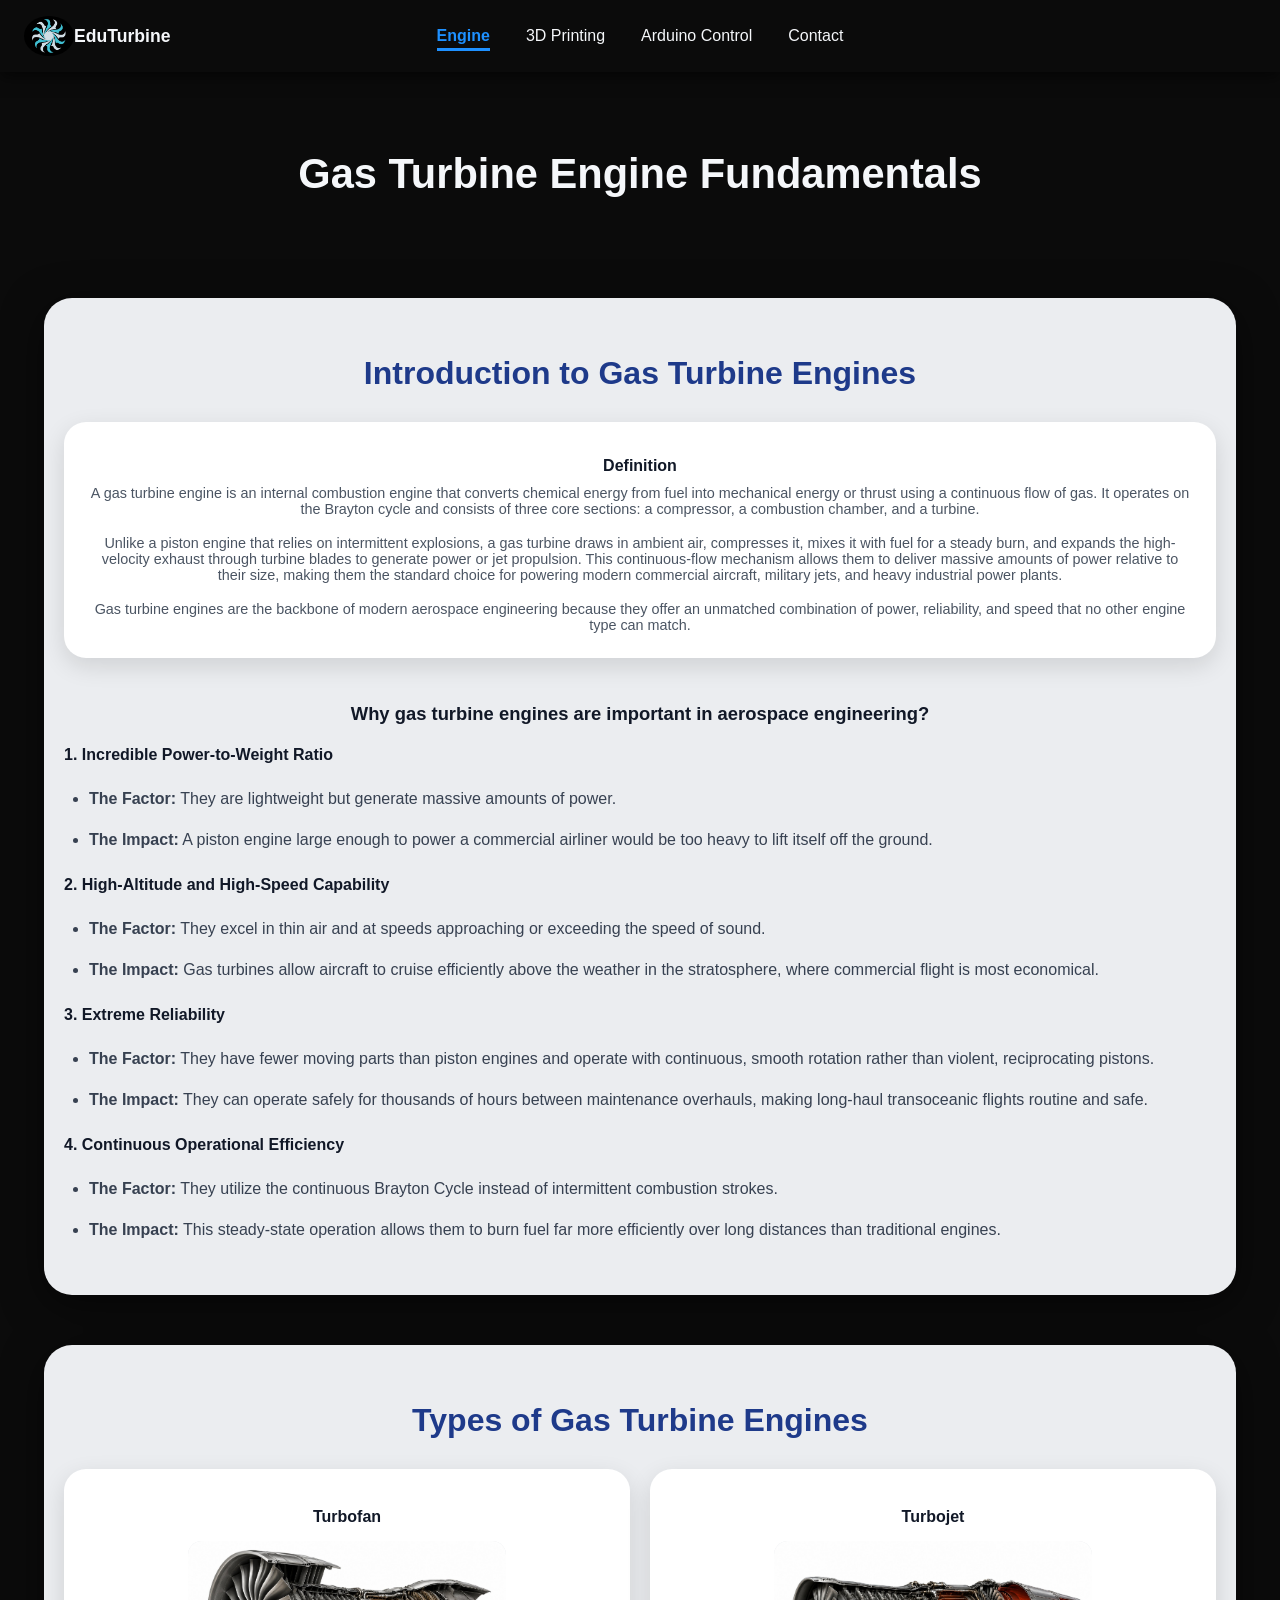
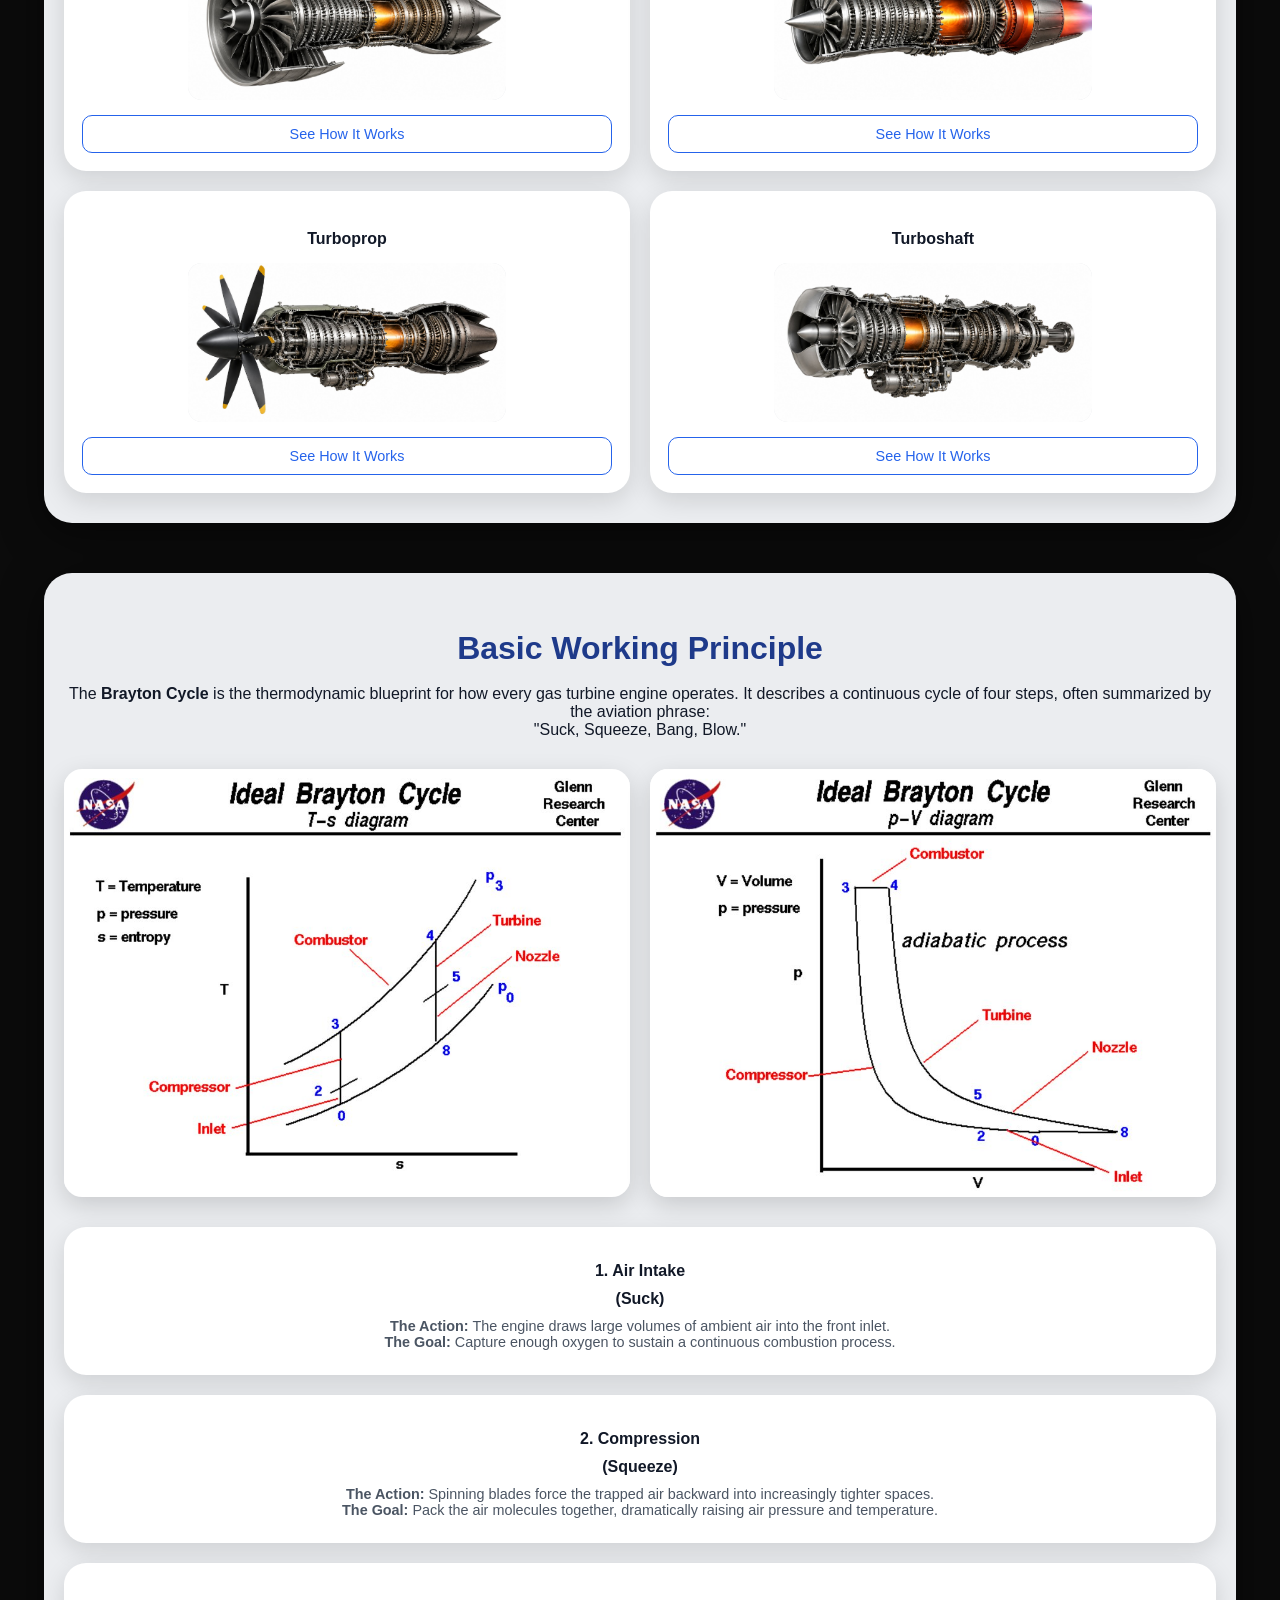
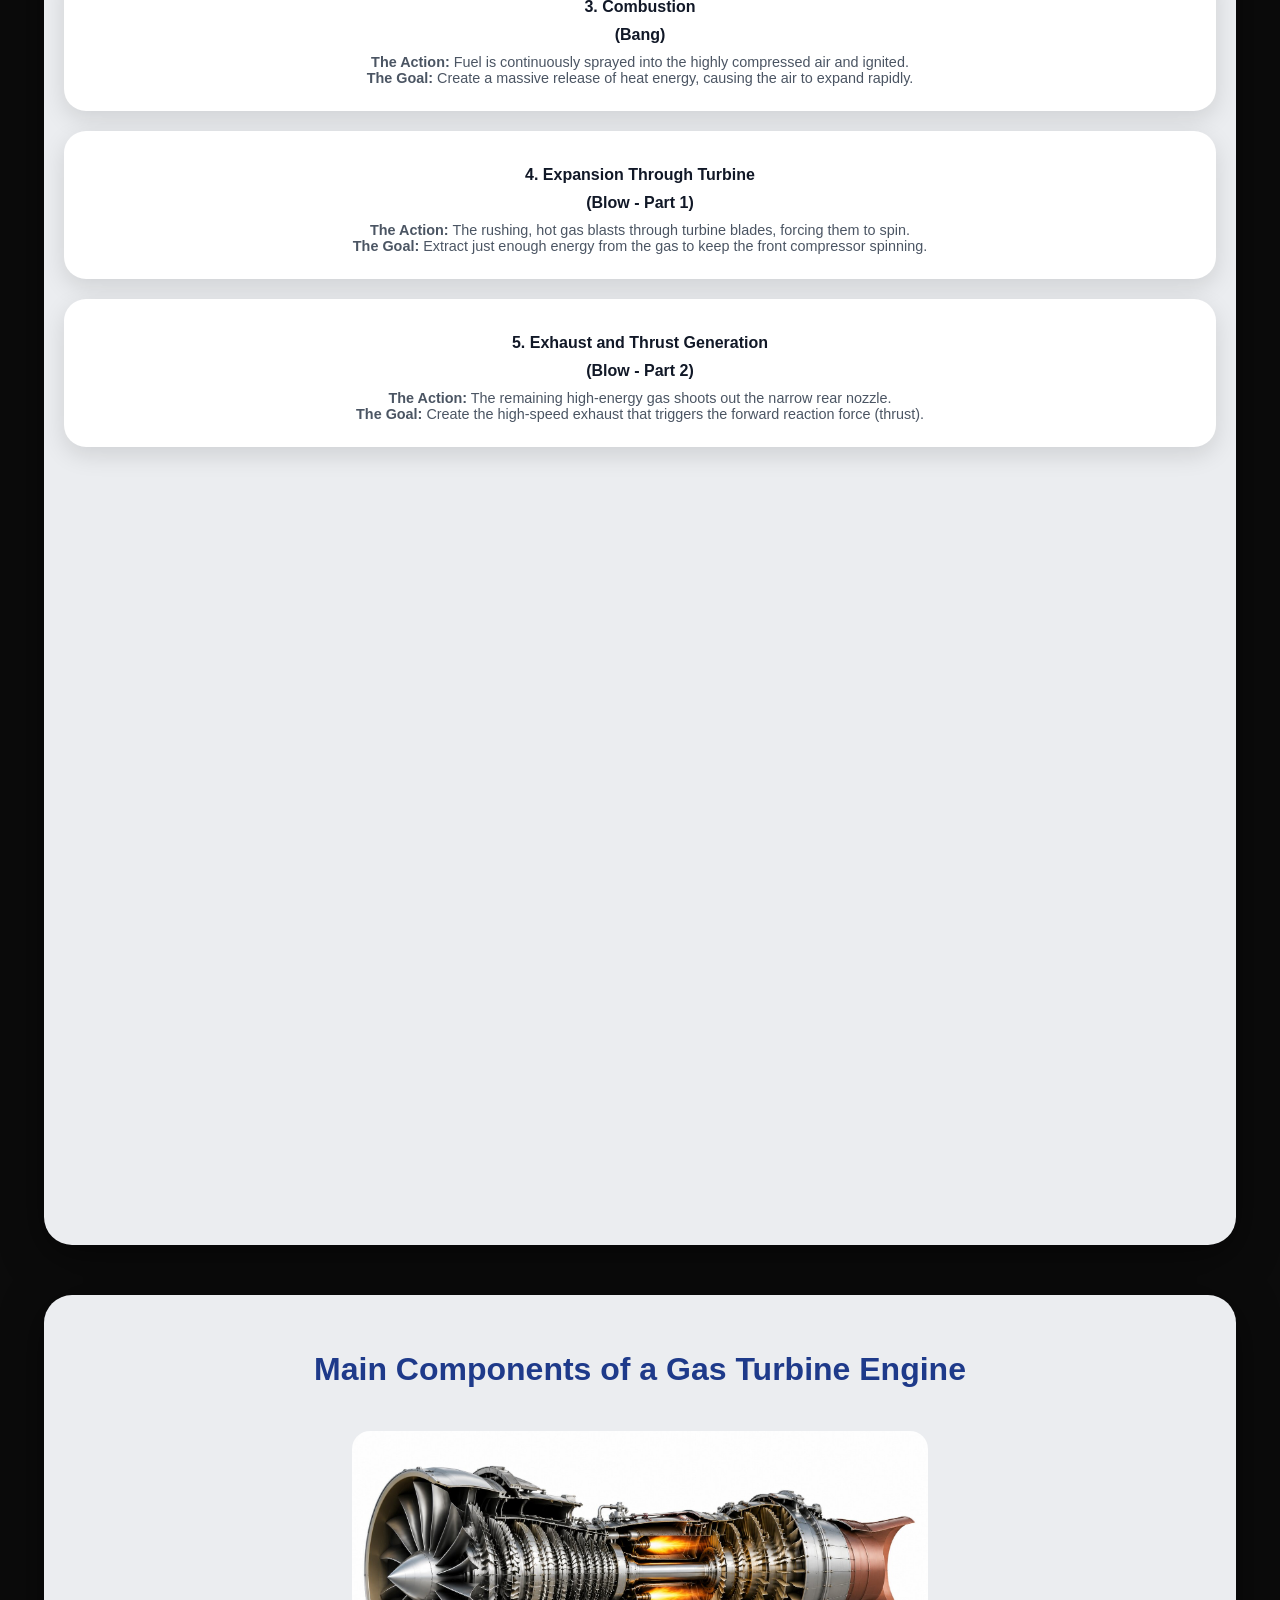
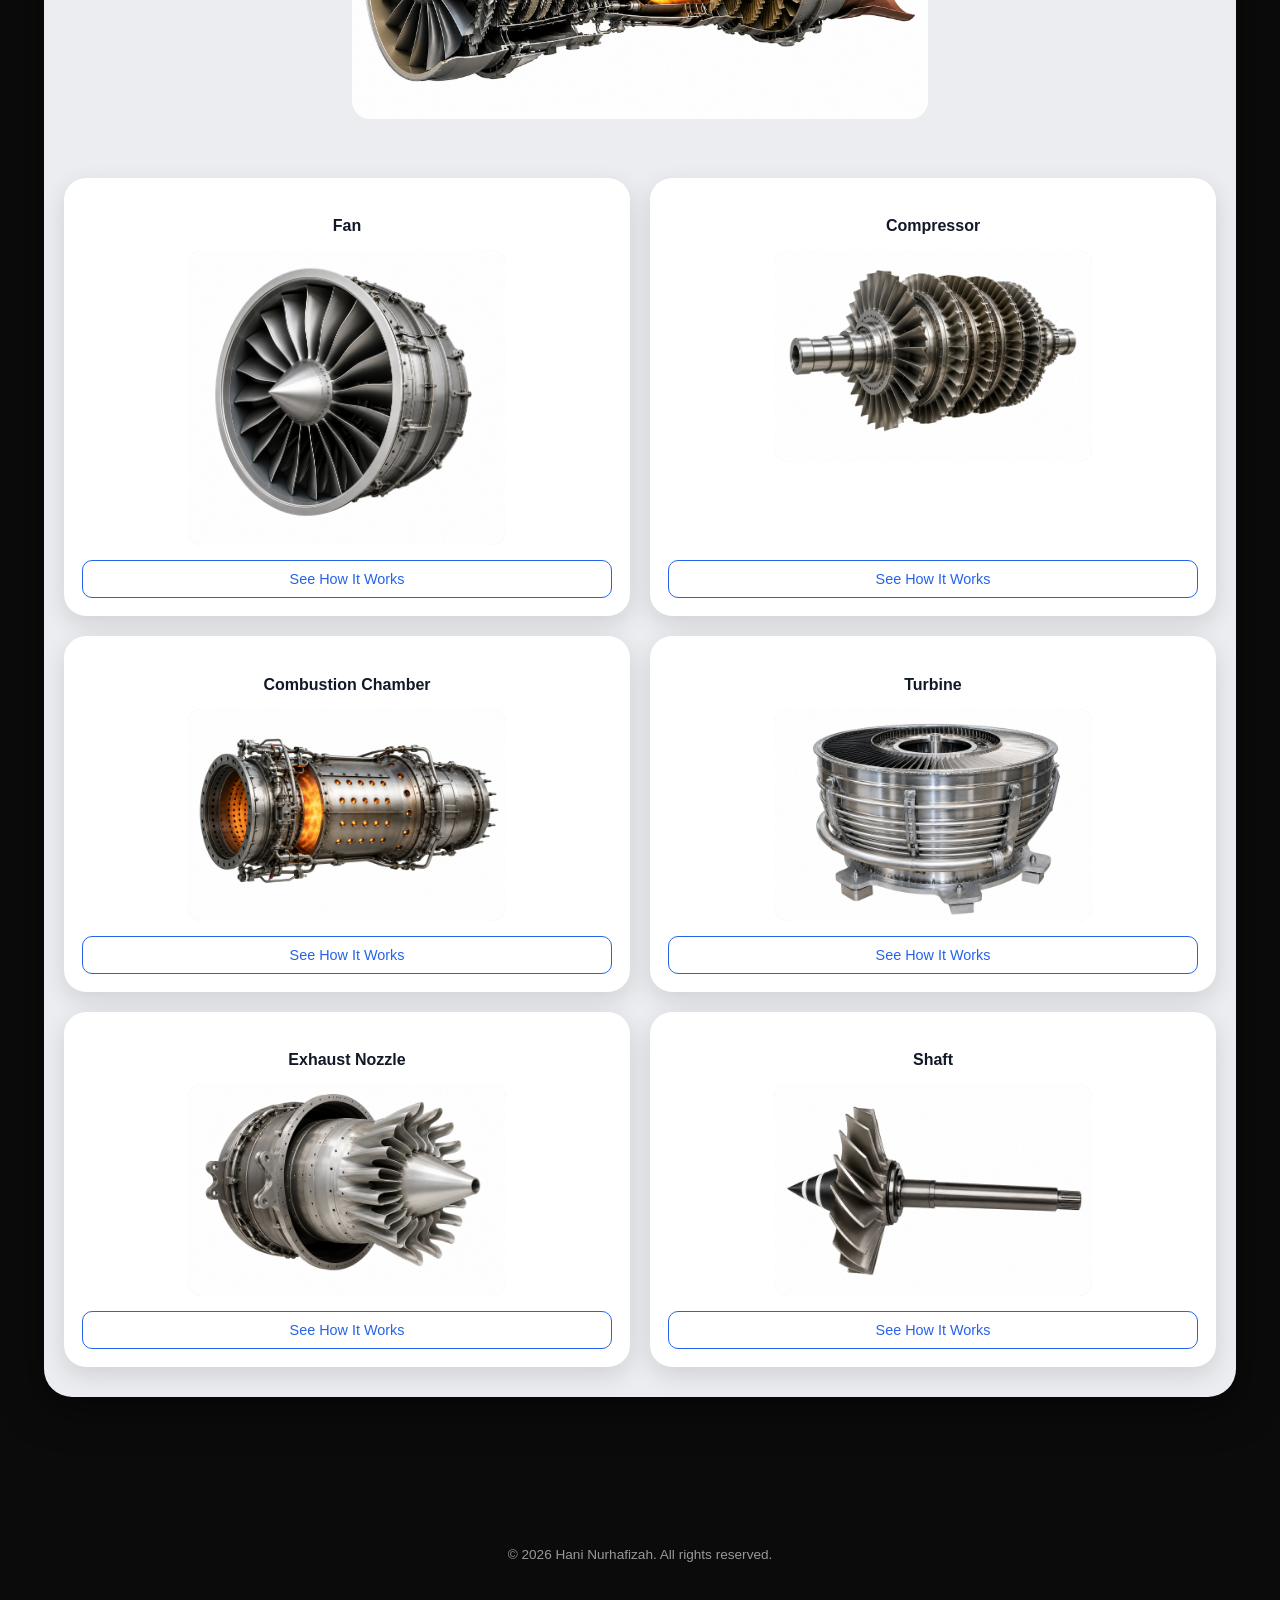
<file: index.html>
<!--index.html-->

<!DOCTYPE html>
<html lang="en">
<head>
    <meta charset="UTF-8">
    <meta name="viewport" content="width=device-width, initial-scale=1.0">
    <title>Engine Fundamental</title>
    <link rel="stylesheet" href="../CSS/style.css">
</head>

<body>

<!-- NAVBAR -->
<nav class="navbar">
    <div class="logo-container">
        <img src="../Images/logo.jpg" class="logo" alt="Logo">
        <a href="index.html" class="brand-name">EduTurbine</a>
    </div>

    <div class="nav-wrapper">
        <ul class="nav-links">
            <li><a href="index.html" class="active"><b>Engine</b></a></li>
            <li><a href="3d.html">3D Printing</a></li>
            <li><a href="circuit.html">Arduino Control</a></li>
            <li><a href="contact.html">Contact</a></li>
        </ul>
    </div>
</nav>

<!-- LANDING -->
<section class="landing">
    <h1>Gas Turbine Engine Fundamentals</h1>
</section>

<!--Part 1 -->
<section class="section-bridge">

    <h2>Introduction to Gas Turbine Engines</h2>

    <div class="attribute-box">

        <div class="attribute-item">
            <h4>Definition</h4>
            <p>
                A gas turbine engine is an internal combustion engine that converts chemical energy from fuel into mechanical energy or thrust using a continuous flow of gas. 
                It operates on the Brayton cycle and consists of three core sections: a compressor, a combustion chamber, and a turbine.
            </p>
            <br>
            <p>
                Unlike a piston engine that relies on intermittent explosions, a gas turbine draws in ambient air, compresses it, mixes it with fuel for a steady burn, and expands the high-velocity exhaust through turbine blades to generate power or jet propulsion. 
                This continuous-flow mechanism allows them to deliver massive amounts of power relative to their size, making them the standard choice for powering modern commercial aircraft, military jets, and heavy industrial power plants.
            </p>
            <br>
            <p>
                Gas turbine engines are the backbone of modern aerospace engineering because they offer an unmatched combination of power, reliability, and speed that no other engine type can match.
            </p>
        </div>

    </div>

    <div class="bridge-question">
        Why gas turbine engines are important in aerospace engineering?
    </div>

    <div class="importance-box">

        <h4>1. Incredible Power-to-Weight Ratio</h4>

        <ul>
            <li>
                <b>The Factor:</b> They are lightweight but generate massive amounts of power.
            </li>
            <li>
                <b>The Impact:</b> A piston engine large enough to power a commercial airliner would be too heavy to lift itself off the ground.
            </li>
        </ul>

        <h4>2. High-Altitude and High-Speed Capability</h4>

        <ul>
            <li>
                <b>The Factor:</b> They excel in thin air and at speeds approaching or exceeding the speed of sound.
            </li>
            <li>
                <b>The Impact:</b> Gas turbines allow aircraft to cruise efficiently above the weather in the stratosphere, where commercial flight is most economical.
            </li>
        </ul>

        <h4>3. Extreme Reliability</h4>
        <ul>
            <li> 
                <b>The Factor:</b> They have fewer moving parts than piston engines and operate with continuous, smooth rotation rather than violent, reciprocating pistons.
            </li>
            <li> 
                <b>The Impact:</b> They can operate safely for thousands of hours between maintenance overhauls, making long-haul transoceanic flights routine and safe.
            </li>
        </ul>

        <h4>4. Continuous Operational Efficiency</h4>
        <ul>
            <li>
                <b>The Factor:</b> They utilize the continuous Brayton Cycle instead of intermittent combustion strokes.
            </li>
            <li>
                <b>The Impact:</b> This steady-state operation allows them to burn fuel far more efficiently over long distances than traditional engines.
            </li>
        </ul>
    </div>

</section>

<!-- Part 2 -->
<section class="section-bridge">
    <h2>Types of Gas Turbine Engines</h2>
    
    <div class="attribute-box-components">  

        <!-- TURBOFAN-->
        <div class="attribute-item-type"> 
            <h4>Turbofan</h4>
                <img src="../Images/turbofan.jpg" alt="Turbofan" class="attribute-image-type">
                <button class="popup-btn" onclick="openPopup('turbofan-popup')">
                    See How It Works
                </button>
        </div>

        <div class="popup-overlay" id="turbofan-popup">
            <div class="popup-content">
                <span class="close-btn"
                    onclick="closePopup('turbofan-popup')">
                    &times;
                </span>
                <h2>Turbofan Engine</h2>
                <img src="../Images/a350.jpg" alt="Turbofan" class="popup-image">
                <h3>Airbus A350</h3>
                <p>
                    <b>How it works:</b> A hybrid between a turbojet and a propeller. It features a massive ducted fan at the front. A small portion of the air goes through the engine core to keep it running, while the rest (the bypass air) flows around the core, generating massive amounts of extra thrust.
                </p>
                <p>
                    <b>Best used for:</b> Modern commercial airliners (e.g., Boeing 737, Airbus A320) because they are highly fuel-efficient and quieter at subsonic speeds.
                </p>
            </div>
        </div>

        <!-- TURBOJET -->
        <div class="attribute-item-type">
            <h4>Turbojet</h4>
            <img src="../Images/turbojet.jpg"
                alt="Turbojet"
                class="attribute-image-type">
            <button class="popup-btn"
                onclick="openPopup('turbojet-popup')">
                See How It Works
            </button>
        </div>

        <div class="popup-overlay" id="turbojet-popup">
            <div class="popup-content">
                <span class="close-btn"
                    onclick="closePopup('turbojet-popup')">
                    &times;
                </span>
                <h2>Turbojet Engine</h2>
                <img src="../Images/turbojetdassaultrafale.jpg" alt="Turbojet" class="popup-image">
                <h3>Dassault Rafale</h3>
                <p>
                    <b>How it works:</b> The simplest and earliest design. Nearly all the intake air is drawn through the core, compressed, combusted, and expelled out the back as a high-speed exhaust jet.
                </p>
                <p>
                    <b>Best used for:</b> Supersonic military aircraft and fighter jets. They provide excellent thrust at extremely high altitudes and high speeds, but are incredibly noisy and heavy on fuel consumption at lower, everyday speeds.
                </p>
            </div>
        </div>

        <!-- TURBOPROP -->
        <div class="attribute-item-type"> 
            <h4>Turboprop</h4>
                <img src="../Images/turboprop.jpg" alt="Turboprop" class="attribute-image-type">
                <button class="popup-btn" onclick="openPopup('turboprop-popup')">
                    See How It Works
                </button>
        </div>

        <div class="popup-overlay" id="turboprop-popup">
            <div class="popup-content">
                <span class="close-btn"
                    onclick="closePopup('turboprop-popup')">
                    &times;
                </span>
                <h2>Turboprop Engine</h2>
                <img src="../Images/atr72.jpg" alt="Turboprop" class="popup-image">
                <h3>ATR 72</h3>
                <p>
                    <b>How it works:</b> Similar to a jet engine, but the turbine is connected to a gearbox that spins a traditional external propeller. The expanding exhaust gases extract almost all their energy to turn the propeller, with only a small amount of leftover thrust coming from the exhaust.
                </p>
                <p>
                    <b>Best used for:</b> Smaller regional passenger planes and cargo aircraft. They are highly efficient for short distances and slower cruising speeds.
                </p>
            </div>
        </div>

        <!-- TURBOSHAFT -->
        <div class="attribute-item-type"> 
            <h4>Turboshaft</h4>
                <img src="../Images/turboshaft.jpg" alt="Turboshaft" class="attribute-image-type">
                <button class="popup-btn" onclick="openPopup('turboshaft-popup')">
                    See How It Works
                </button>
        </div>

        <div class="popup-overlay" id="turboshaft-popup">
            <div class="popup-content">
                <span class="close-btn"
                    onclick="closePopup('turboshaft-popup')">
                    &times;
                </span>
                <h2>Turboshaft Engine</h2>
                <img src="../Images/turboshaftaw139.jpg" alt="Turboshaft" class="popup-image">
                <h3>AW139</h3>
                <p>
                    Instead of driving a propeller or a fan, the turbine spins a drive shaft. In many designs, the power-producing turbine is completely separate from the turbine driving the compressor, giving the aircraft the flexibility to spin the driveshaft at a constant speed regardless of the engine's power output.
                </p>
                <p>
                    Helicopters and tilt-rotor aircraft. The shaft connects to a transmission system to drive the main and tail rotors.
                </p>
            </div>
        </div>

    </div>

</section>

<!-- Part 3 -->
 <section class="section-bridge">
    <h2>Basic Working Principle</h2>
    <p>The <b>Brayton Cycle</b> is the thermodynamic blueprint for how every gas turbine engine operates. It describes a continuous cycle of four steps, often summarized by the aviation phrase: <br>"Suck, Squeeze, Bang, Blow."</p>
    <div class="brayton-images">
        <img src="../Images/braytoncycle1.jpg" alt="Brayton Cycle Diagram" class="brayton-image">
        <img src="../Images/braytoncycle2.jpg" alt="Brayton Cycle Process" class="brayton-image">
    </div>

    <div class="attribute-box">
        <div class="attribute-item">
            <h4>1. Air Intake</h4><h4>(Suck)</h4>
            <p>
                    <b>The Action:</b> The engine draws large volumes of ambient air into the front inlet.
            <br>
                    <b>The Goal:</b> Capture enough oxygen to sustain a continuous combustion process.
            </p>
        </div>

        <div class="attribute-item">
            <h4>2. Compression</h4><h4>(Squeeze)</h4>
                <p>
                    <b>The Action:</b> Spinning blades force the trapped air backward into increasingly tighter spaces.
                </p>
                <p>
                    <b>The Goal:</b> Pack the air molecules together, dramatically raising air pressure and temperature.
                </p>
            </div>

        <div class="attribute-item">
            <h4>3. Combustion</h4><h4>(Bang)</h4>
                <p>
                    <b>The Action:</b> Fuel is continuously sprayed into the highly compressed air and ignited.
                </p>
                <p>
                    <b>The Goal:</b> Create a massive release of heat energy, causing the air to expand rapidly.
                </p>
            </div>

        <div class="attribute-item">
            <h4>4. Expansion Through Turbine</h4><h4>(Blow - Part 1)</h4>
                <p>
                    <b>The Action:</b> The rushing, hot gas blasts through turbine blades, forcing them to spin.
                </p>
                <p>
                        <b>The Goal:</b> Extract just enough energy from the gas to keep the front compressor spinning.
                </p>
        </div>

        <div class="attribute-item">
            <h4>5. Exhaust and Thrust Generation</h4><h4>(Blow - Part 2)</h4>
            <p>
                        <b>The Action:</b> The remaining high-energy gas shoots out the narrow rear nozzle.
                <br>
                        <b>The Goal:</b> Create the high-speed exhaust that triggers the forward reaction force (thrust).
            </p>
        </div>
    </div>

    <div class="video-section">
        <div class="video-landscape">
            <iframe loading="lazy" width="560" height="315" src="https://www.youtube.com/embed/6bo12veBMds?si=b2QCfzKgPaM8u2WW" title="YouTube video player" frameborder="0" allow="accelerometer; autoplay; clipboard-write; encrypted-media; gyroscope; picture-in-picture; web-share" referrerpolicy="strict-origin-when-cross-origin" allowfullscreen></iframe>
        </div>
    </div>

</section>

<!-- Part 4 -->

<section class="section-bridge">
    <h2>Main Components of a Gas Turbine Engine</h2>
    <img src="../Images/completegasturbineengine.jpg" alt="Gas Turbine Components" class="full-width-image">
    
    <div class="attribute-box-components">  

        <!-- FAN-->
        <div class="attribute-item-type"> 
            <h4>Fan</h4>
                <img src="../Images/fan.jpg" alt="Fan" class="attribute-image-type">
                <button class="popup-btn" onclick="openPopup('fan-popup')">
                    See How It Works
                </button>
        </div>

        <div class="popup-overlay" id="fan-popup">
            <div class="popup-content">
                <span class="close-btn"
                    onclick="closePopup('fan-popup')">
                    &times;
                </span>
                <h2>Fan</h2>
                <img src="../Images/3dfan.jpg" alt="3D Fan" class="popup-image">
                <p>
                    <b>Function:</b> Captures ambient air and delivers it smoothly to the compressor.
                <br>
                    <b>Location:</b> Located at the very front of the engine assembly.
                <br>
                    <b>Simple working principle:</b>  It slows down fast-moving oncoming air. This converts kinetic energy into stable pressure energy before the air hits the compressor.
                <br>
                    <b>Relation to other components:</b> Feeds conditioned air directly into the compressor inlet.
                </p>
            </div>
        </div>

        <!-- COMPRESSOR -->
        <div class="attribute-item-type"> 
            <h4>Compressor</h4>
                <img src="../Images/compressor.jpg" alt="Compressor" class="attribute-image-type">
                <button class="popup-btn" onclick="openPopup('compressor-popup')">
                    See How It Works
                </button>
        </div>

        <div class="popup-overlay" id="compressor-popup">
            <div class="popup-content">
                <span class="close-btn"
                    onclick="closePopup('compressor-popup')">
                    &times;
                </span>
                <h2>Compressor</h2>
                <img src="../Images/3dcompressor.jpg" alt="Compressor" class="popup-image">
                <p>
                    <b>Function:</b> Raises the pressure and density of the incoming air.
                <br>
                    <b>Location:</b> Positioned immediately behind the intake and ahead of the combustion chamber.
                <br>
                    <b>Simple working principle:</b> Spinning blades accelerate the air, while stationary blades slow it down to squeeze the molecules into a smaller volume.
                <br>
                    <b>Relation to other components:</b> Driven mechanically by the shaft, it supplies high-pressure air to the combustion chamber.
                </p>
            </div>
        </div>

        <!-- COMBUSTION CHAMBER -->
        <div class="attribute-item-type"> 
            <h4>Combustion Chamber</h4>
                <img src="../Images/combustionchamber.jpg" alt="Combustion Chamber" class="attribute-image-type">
                <button class="popup-btn" onclick="openPopup('combustion-popup')">
                    See How It Works
                </button>
        </div>

        <div class="popup-overlay" id="combustion-popup">
            <div class="popup-content">
                <span class="close-btn"
                    onclick="closePopup('combustion-popup')">
                    &times;
                </span>
                <h2>Combustion Chamber</h2>
                <img src="../Images/3dcombustionchamber.jpg" alt="Combustion Chamber" class="popup-image">
                <p>
                    <b>Function:</b> Adds thermal energy to the compressed air by burning fuel.
                <br>
                    <b>Location:</b> Sandwiched directly between the compressor and the turbine.
                <br>
                    <b>Simple working principle:</b>  Fuel is continuously sprayed into the pressurized airstream and ignited, creating a steady, high-temperature gas expansion.
                <br>
                    <b>Relation to other components:</b> Receives high-pressure air from the compressor and discharges high-energy gas into the turbine.
                </p>
            </div>
        </div>

        <!-- TURBINE -->
        <div class="attribute-item-type"> 
            <h4>Turbine</h4>
                <img src="../Images/turbine.jpg" alt="Turbine" class="attribute-image-type">
                <button class="popup-btn" onclick="openPopup('turbine-popup')">
                    See How It Works
                </button>
        </div>

        <div class="popup-overlay" id="turbine-popup">
            <div class="popup-content">
                <span class="close-btn"
                    onclick="closePopup('turbine-popup')">
                    &times;
                </span>
                <h2>Turbine</h2>
                <img src="../Images/3dturbine.jpg" alt="Turbine" class="popup-image">
                <p>
                    <b>Function:</b> Extracts mechanical energy from the hot, expanding gases.
                <br>
                    <b>Location:</b> Positioned immediately behind the combustion chamber.
                <br>
                    <b>Simple working principle:</b>  High-velocity gas flows over curved blades, forcing them to spin like a high-powered windmill.
                <br>
                    <b>Relation to other components:</b> Absorbs energy from the combustion chamber gases to rotate the shaft, which powers the compressor.
                </p>
            </div>
        </div>

        <!-- EXHAUST NOZZLE -->
        <div class="attribute-item-type"> 
            <h4>Exhaust Nozzle</h4>
                <img src="../Images/exhaustnozzle.jpg" alt="Exhaust Nozzle" class="attribute-image-type">
                <button class="popup-btn" onclick="openPopup('nozzle-popup')">
                    See How It Works
                </button>
        </div>

        <div class="popup-overlay" id="nozzle-popup">
            <div class="popup-content">
                <span class="close-btn"
                    onclick="closePopup('nozzle-popup')">
                    &times;
                </span>
                <h2>Exhaust Nozzle</h2>
                <img src="../Images/3dexhaustnozzle.jpg" alt="Exhaust Nozzle" class="popup-image">
                <p>
                    <b>Function:</b> Accelerates the spent gases backward to produce thrust or safely vent exhaust.
                <br>
                    <b>Location:</b> Located at the very rear end of the engine.
                <br>
                    <b>Simple working principle:</b> It constricts the exit path, forcing the expanding gas to speed up drastically as it exits into the atmosphere.
                <br>
                    <b>Relation to other components:</b> Receives the remaining gas pressure from the turbine to complete the thermodynamic cycle. 
                </p>
            </div>
        </div>

        <!-- SHAFT -->
        <div class="attribute-item-type"> 
            <h4>Shaft</h4>
                <img src="../Images/shaft.jpg" alt="Shaft" class="attribute-image-type">
                <button class="popup-btn" onclick="openPopup('shaft-popup')">
                    See How It Works
                </button>
        </div>

        <div class="popup-overlay" id="shaft-popup">
            <div class="popup-content">
                <span class="close-btn"
                    onclick="closePopup('shaft-popup')">
                    &times;
                </span>
                <h2>Shaft</h2>
                <img src="../Images/3dshaft.jpg" alt="3D Shaft" class="popup-image">
                <p>
                    <b>Function:</b> Transmits rotational mechanical power through the center of the engine.
                <br>
                    <b>Location:</b> Runs centrally along the longitudinal axis, connecting the front and back components.
                <br>
                    <b>Simple working principle:</b> Acts as a rigid, spinning axle that links all rotating parts together.
                <br>
                    <b>Relation to other components:</b> Transfers the rotational energy produced by the turbine forward to spin the compressor and any external loads.
                </p>
            </div>
        </div>

    </div>

</section>



<!--Footer-->
<div id="footer-placeholder"></div>

<script>
    fetch("footer.html")
        .then(response => response.text())
        .then(data => {
            document.getElementById("footer-placeholder").innerHTML = data;
        })
        .catch(error => console.error("Footer load error:", error));
</script>

<script src="../Java/script.js"></script>

</body>
</html>
</file>
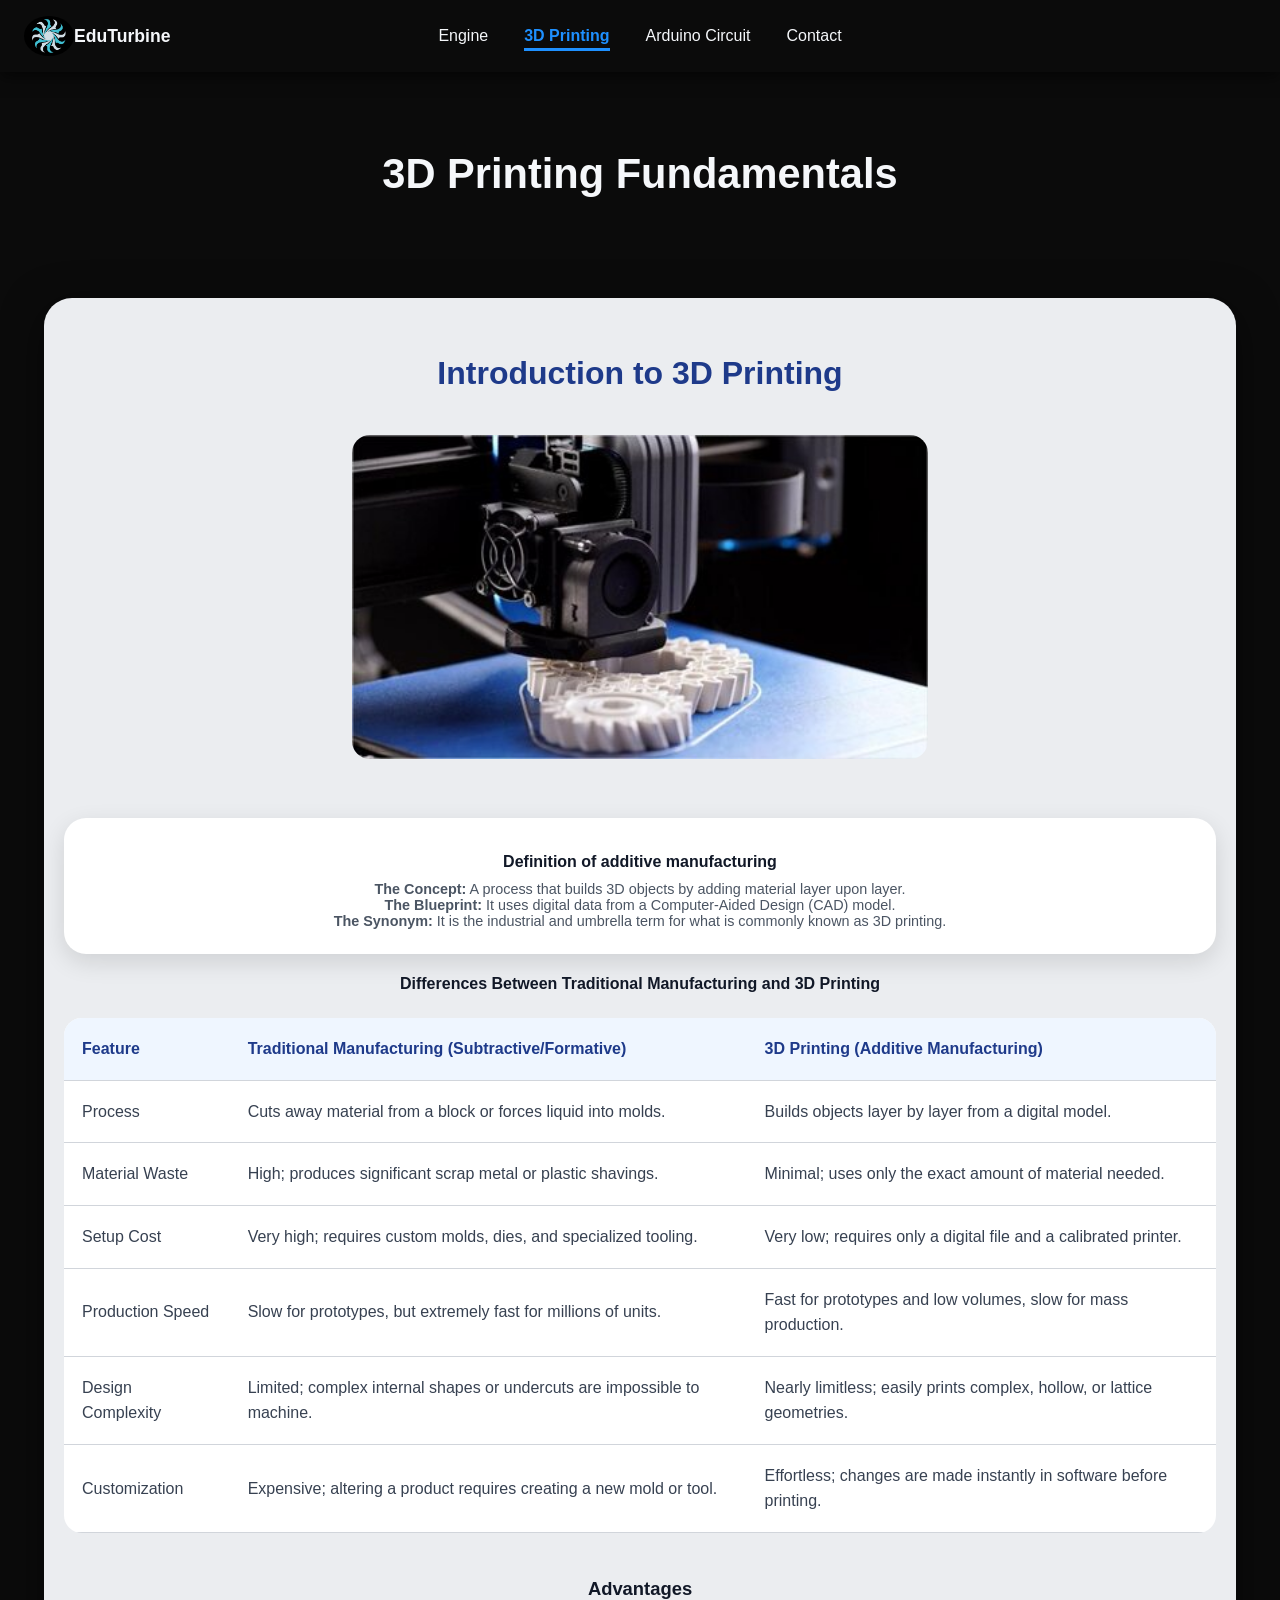
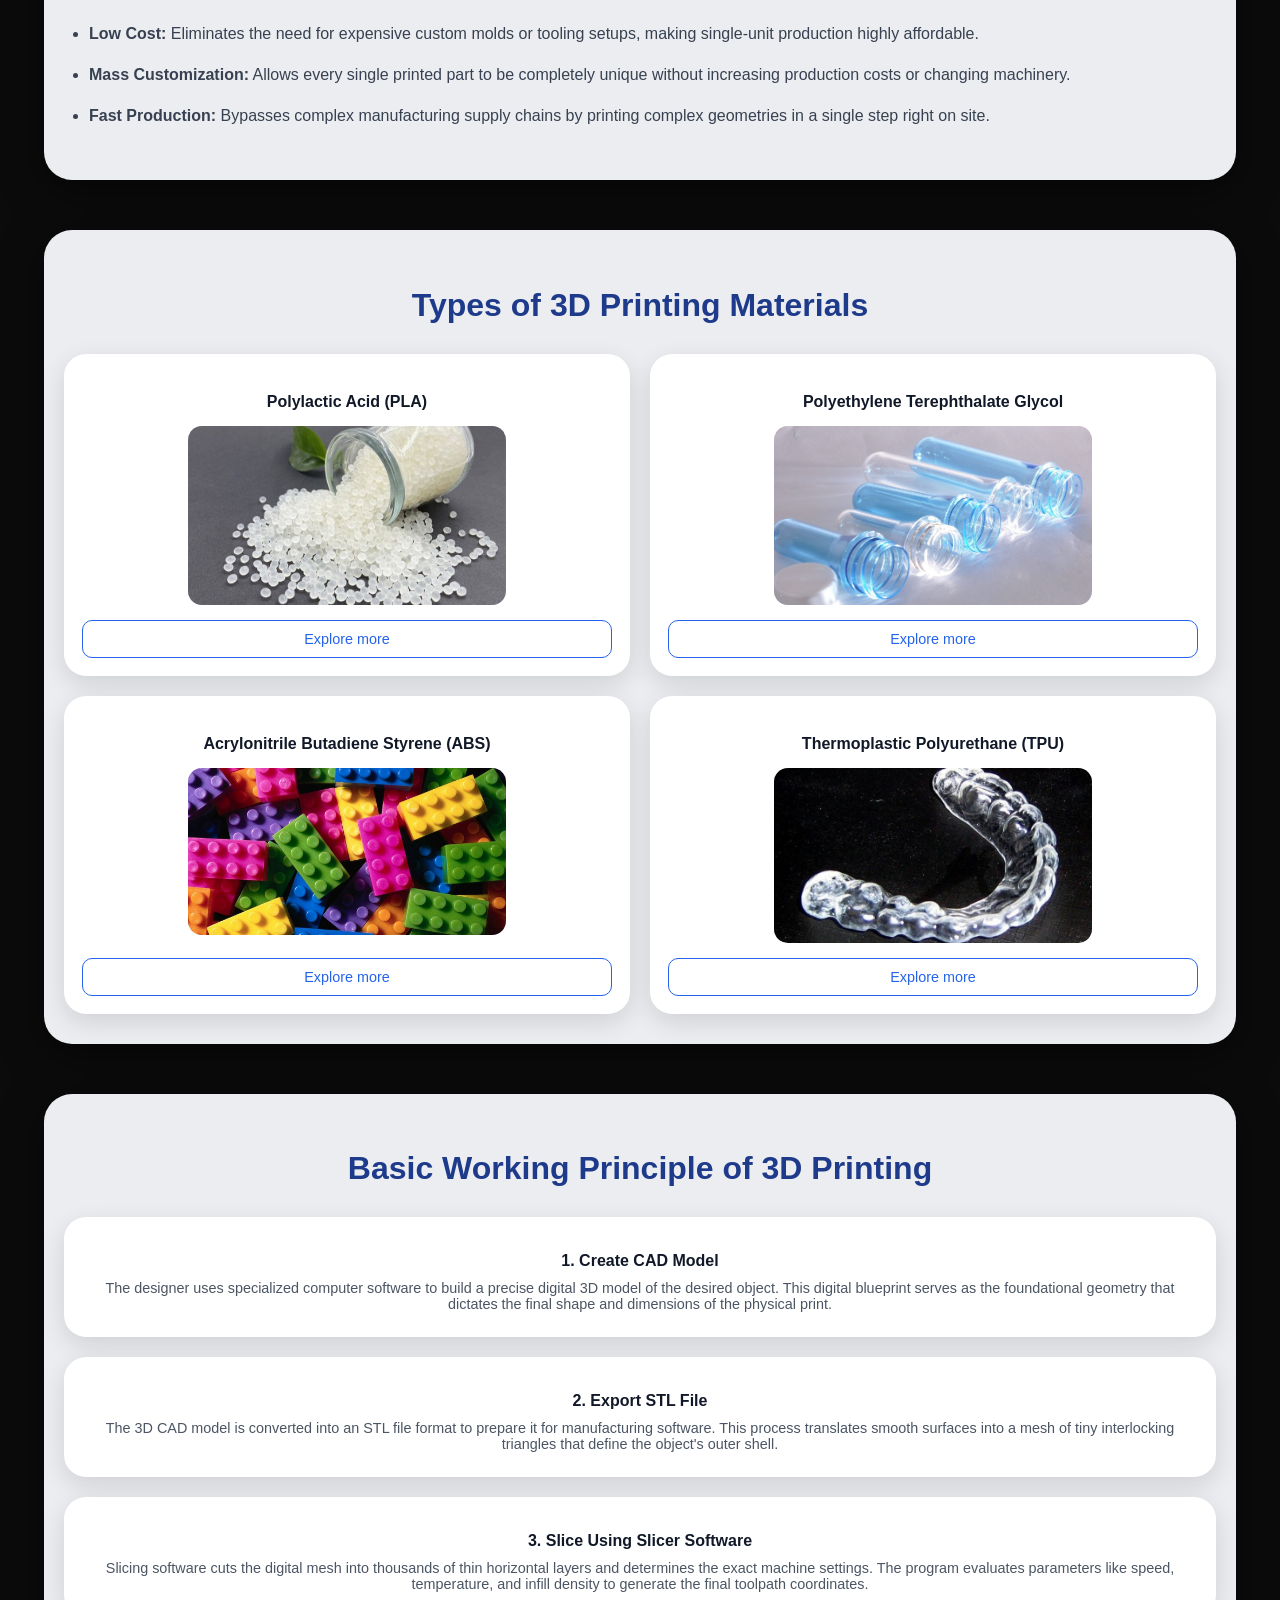
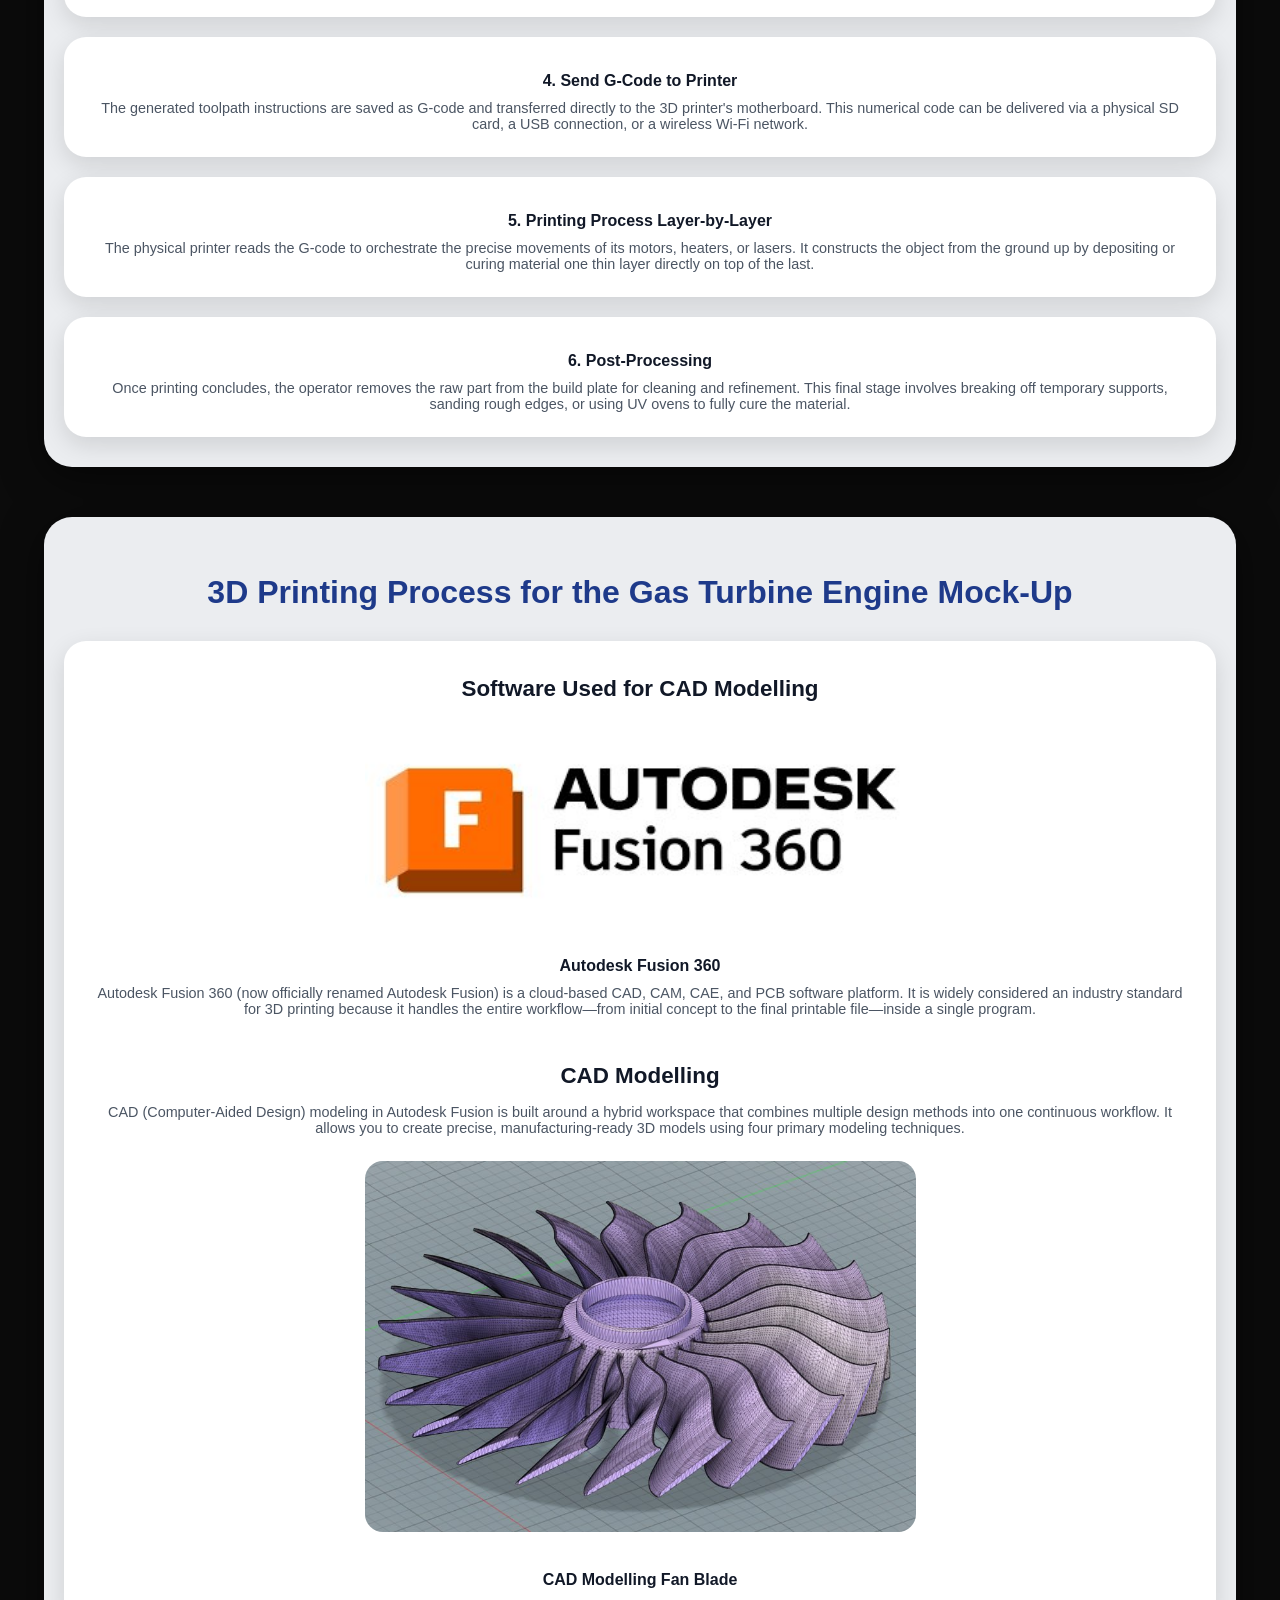
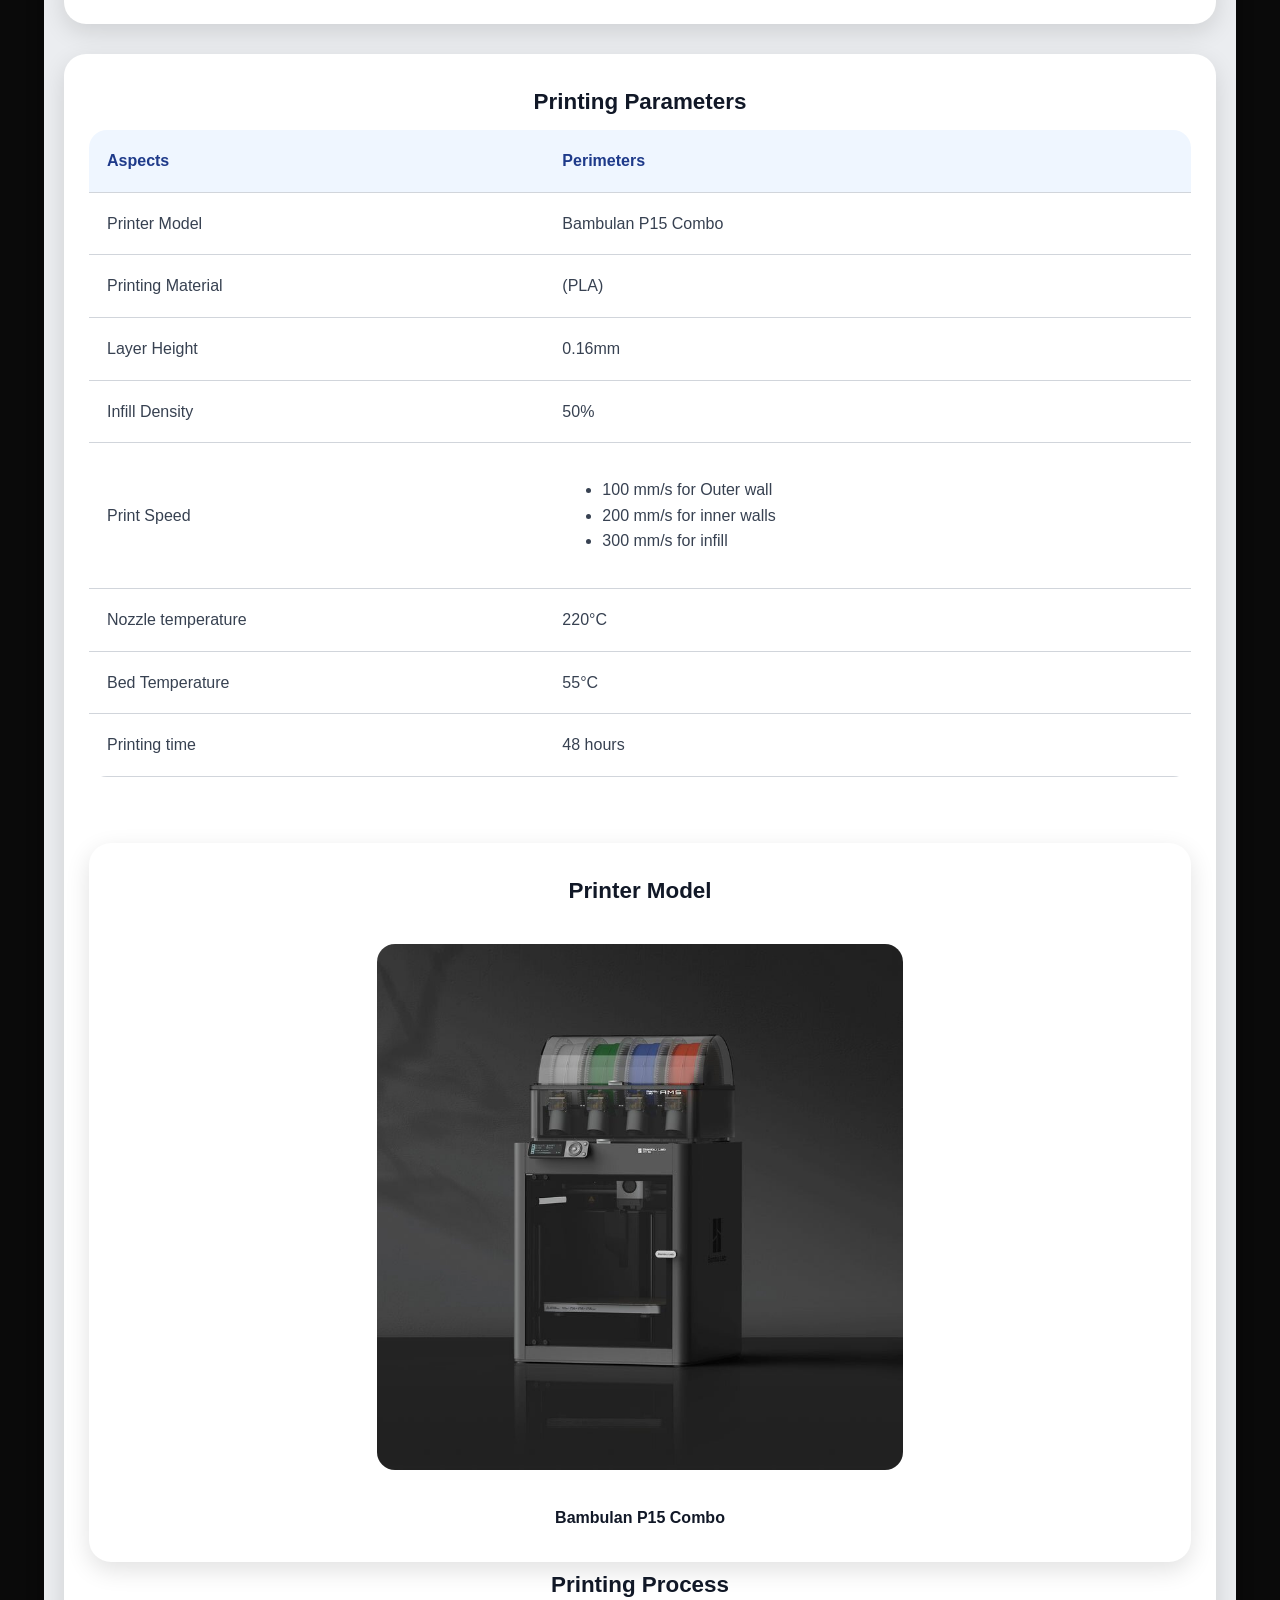
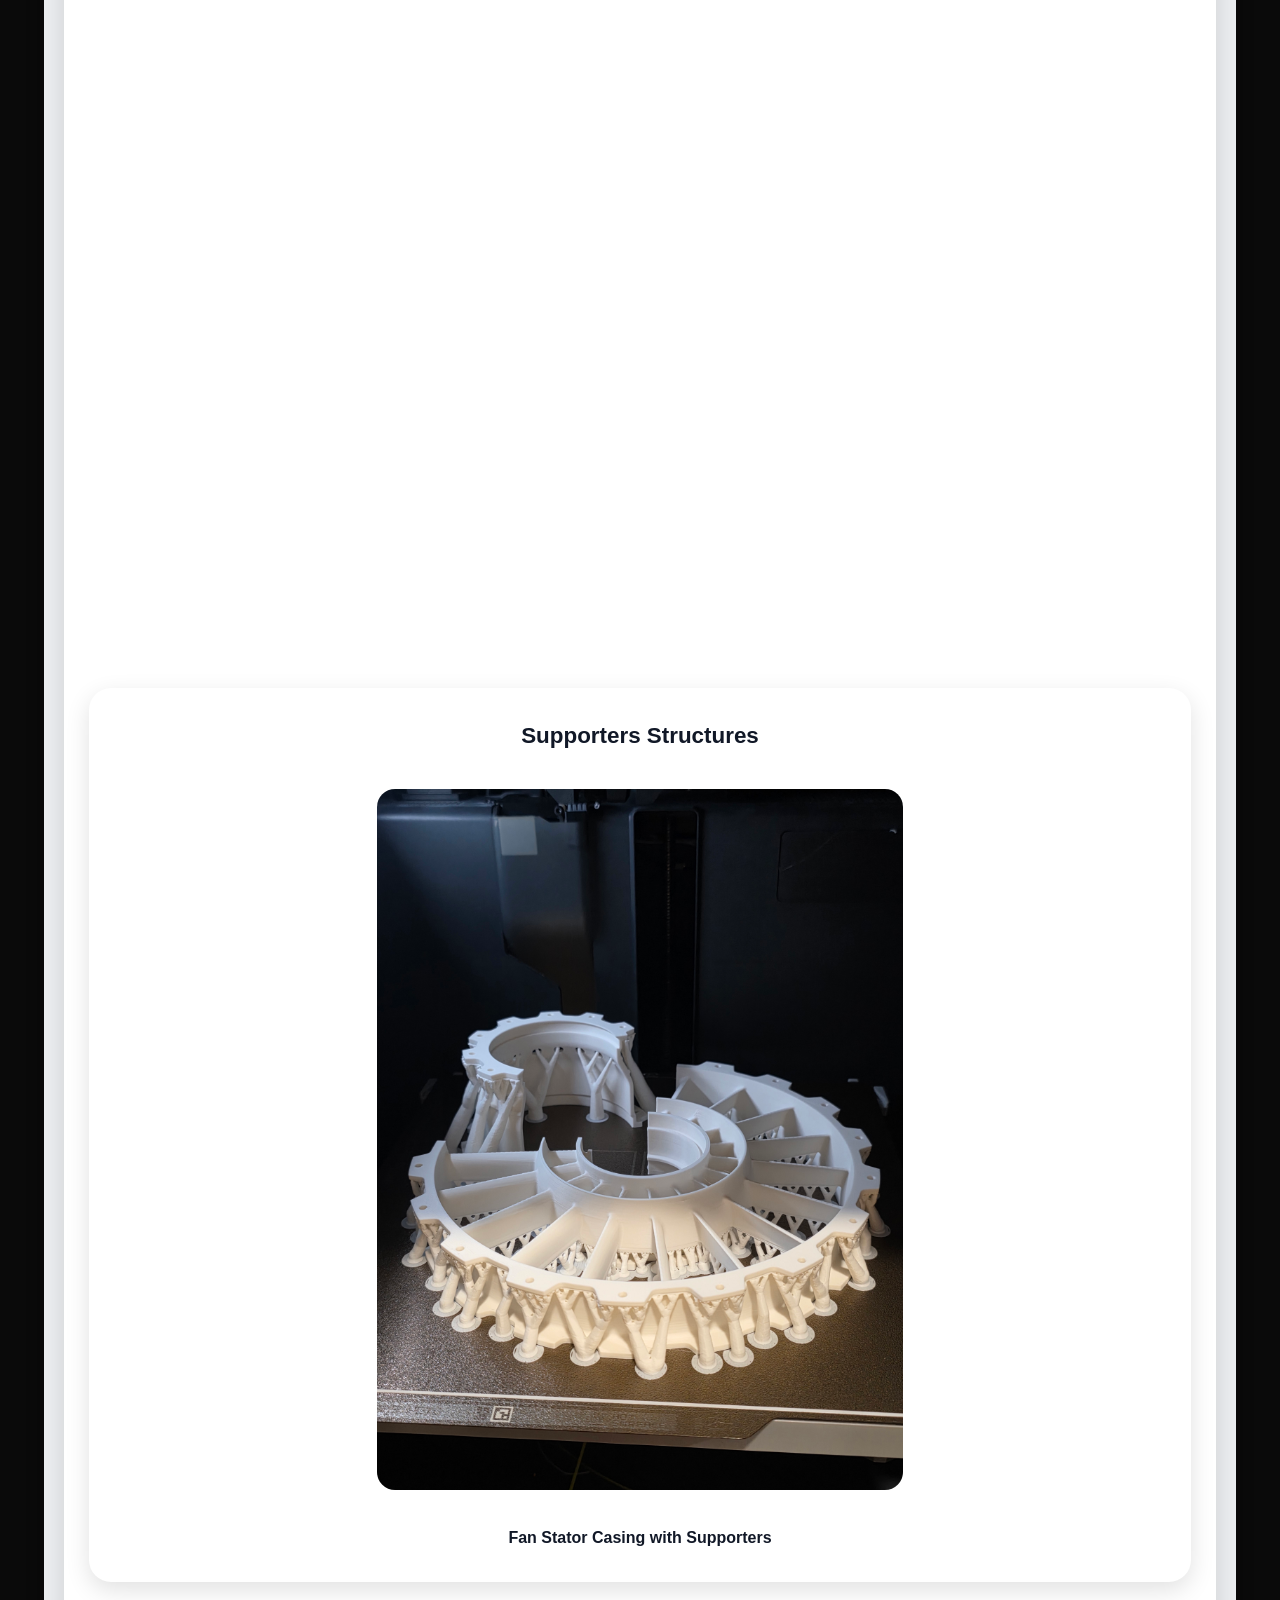
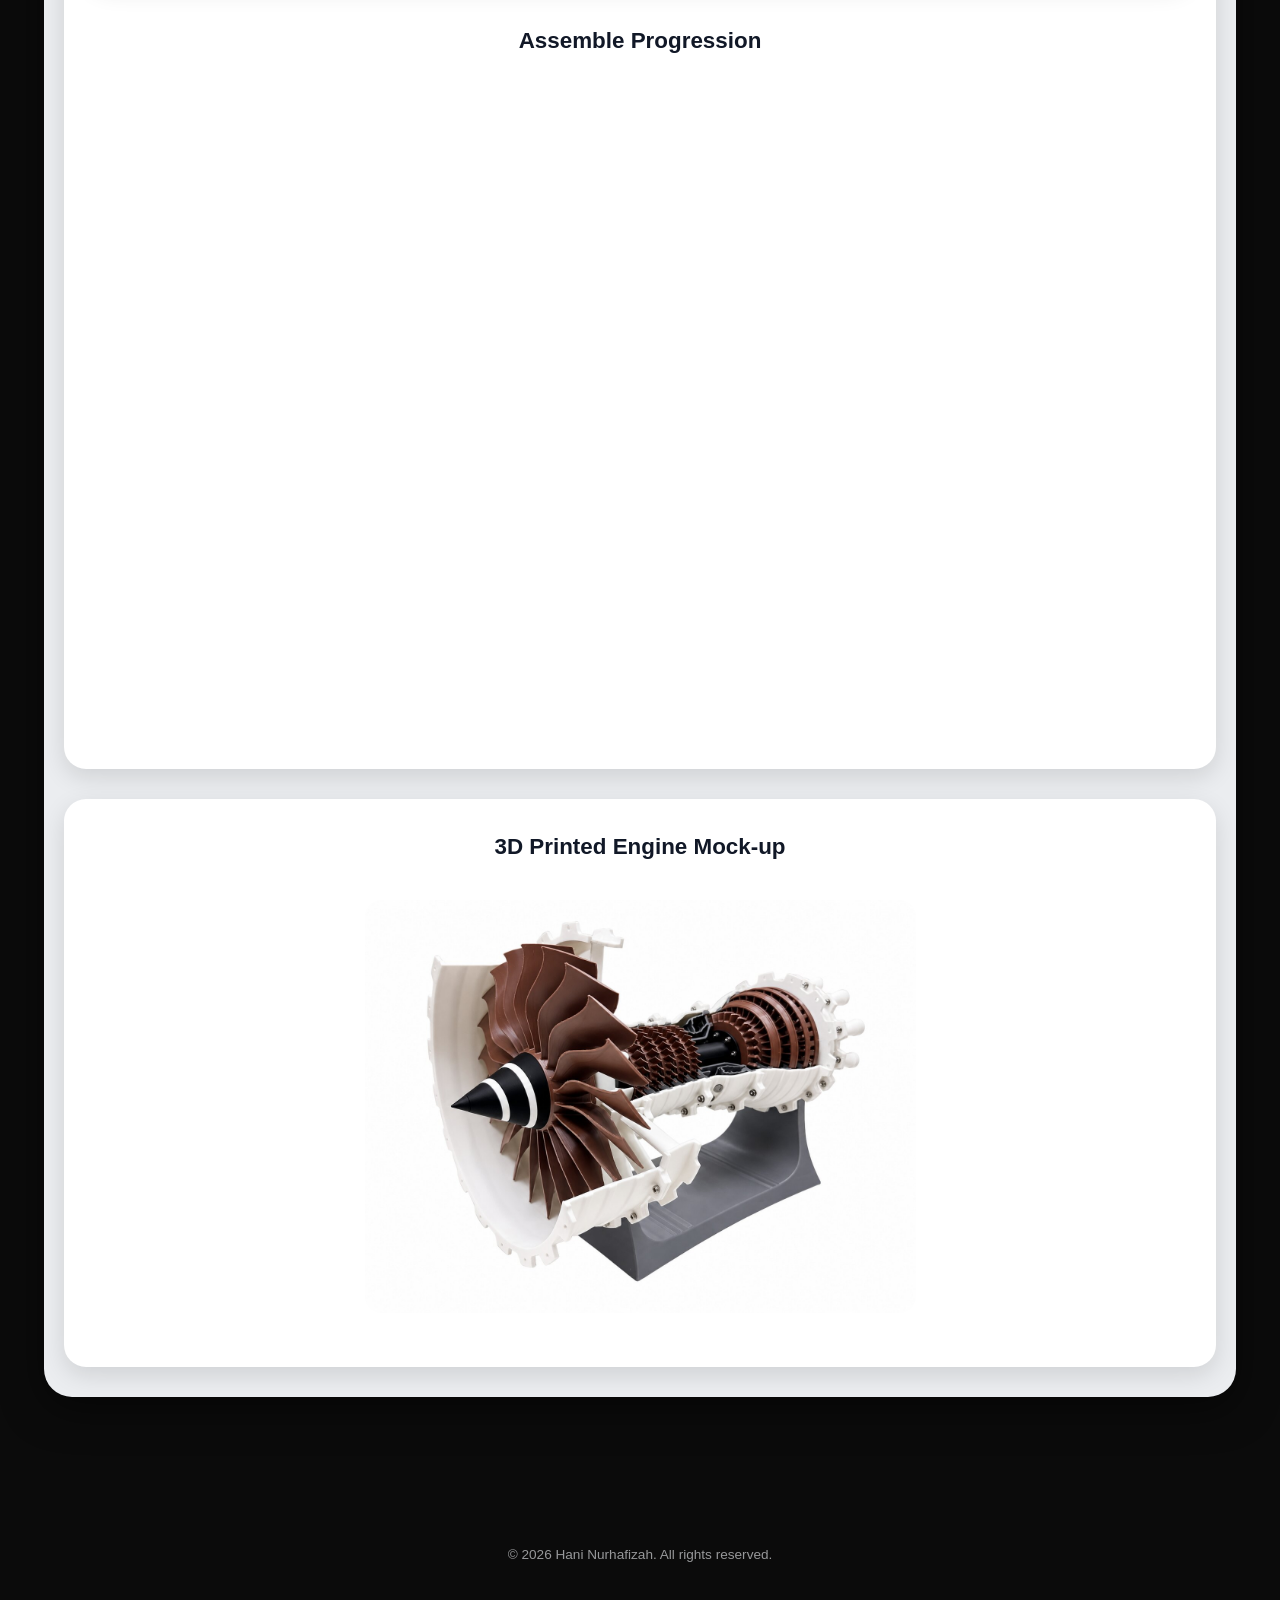
<file: 3d.html>
<!--3d.html-->

<!DOCTYPE html>
<html lang="en">
<head>
    <meta charset="UTF-8">
    <meta name="viewport" content="width=device-width, initial-scale=1.0">
    <title>3D Printing Fundamental</title>
    <link rel="stylesheet" href="../CSS/style.css">
</head>

<body>

<!-- NAVBAR -->
<nav class="navbar">
    <div class="logo-container">
        <img src="../Images/logo.jpg" class="logo" alt="Logo">
        <a href="index.html" class="brand-name">EduTurbine</a>
    </div>

    <div class="nav-wrapper">
        <ul class="nav-links">
            <li><a href="index.html" >Engine</a></li>
            <li><a href="3d.html" class="active"><b>3D Printing</b></a></li>
            <li><a href="circuit.html">Arduino Circuit</a></li>
            <li><a href="contact.html">Contact</a></li>
        </ul>
    </div>
</nav>

<!-- LANDING -->
<section class="landing">
    <h1>3D Printing Fundamentals</h1>
</section>

<!--Part 1 -->
<section class="section-bridge">

    <h2>Introduction to 3D Printing</h2>
    <img src="../Images/3dprinting.jpg" alt="3D Printing Materials" class="full-width-image"  >

    <div class="attribute-box">

        <div class="attribute-item">
            <h4>Definition of additive manufacturing</h4>
            <p>
                <b>The Concept:</b> A process that builds 3D objects by adding material layer upon layer.
            <br>
                <b>The Blueprint:</b> It uses digital data from a Computer-Aided Design (CAD) model.
            <br>
                <b>The Synonym:</b> It is the industrial and umbrella term for what is commonly known as 3D printing. 
            </p>
        </div>
    </div>

    <h4>Differences Between Traditional Manufacturing and 3D Printing</h4>

<div class="comparison-table-wrapper">

    <table class="comparison-table">

        <thead>
            <tr>
                <th>Feature</th>
                <th>Traditional Manufacturing (Subtractive/Formative)</th>
                <th>3D Printing (Additive Manufacturing)</th>
            </tr>
        </thead>

        <tbody>

            <tr>
                <td>Process</td>
                <td>Cuts away material from a block or forces liquid into molds.</td>
                <td>Builds objects layer by layer from a digital model.</td>
            </tr>

            <tr>
                <td>Material Waste</td>
                <td>High; produces significant scrap metal or plastic shavings.</td>
                <td>Minimal; uses only the exact amount of material needed.</td>
            </tr>

            <tr>
                <td>Setup Cost</td>
                <td>Very high; requires custom molds, dies, and specialized tooling.</td>
                <td>Very low; requires only a digital file and a calibrated printer.</td>
            </tr>

            <tr>
                <td>Production Speed</td>
                <td>Slow for prototypes, but extremely fast for millions of units.</td>
                <td>Fast for prototypes and low volumes, slow for mass production.</td>
            </tr>

            <tr>
                <td>Design Complexity</td>
                <td>Limited; complex internal shapes or undercuts are impossible to machine.</td>
                <td>Nearly limitless; easily prints complex, hollow, or lattice geometries.</td>
            </tr>

            <tr>
                <td>Customization</td>
                <td>Expensive; altering a product requires creating a new mold or tool.</td>
                <td>Effortless; changes are made instantly in software before printing.</td>
            </tr>

        </tbody>

    </table>
</div>

    <div class="bridge-question">
        Advantages
    </div>
    
    <div class="importance-box">
        <ul>
            <li>
                <b>Low Cost:</b> Eliminates the need for expensive custom molds or tooling setups, making single-unit production highly affordable.
            </li>
            <li>
                <b>Mass Customization:</b> Allows every single printed part to be completely unique without increasing production costs or changing machinery.
            </li>
            <li>
                <b>Fast Production:</b> Bypasses complex manufacturing supply chains by printing complex geometries in a single step right on site.
            </li>
        </ul>
    </div>

</section>

<!-- Part 2 -->
<section class="section-bridge">
    <h2>Types of 3D Printing Materials</h2>
    
    <div class="attribute-box-components">  

        <!-- PLA-->
        <div class="attribute-item-type"> 
            <h4>Polylactic Acid (PLA)</h4>
                <img src="../Images/pla.jpg" alt="Polylactic Acid" class="attribute-image-type">
                <button class="popup-btn" onclick="openPopup('pla-popup')">
                    Explore more
                </button>
        </div>

        <div class="popup-overlay" id="pla-popup">
            <div class="popup-content">
                <span class="close-btn"
                    onclick="closePopup('pla-popup')">
                    &times;
                </span>
                <h2>Polylactic Acid (PLA)</h2>
                <img src="../Images/pla.jpg" alt="Polylactic Acid" class="popup-image">
                <p>
                    <b>What it is:</b> A biodegradable thermoplastic made from renewable resources like cornstarch or sugarcane.
                <br>
                    <b>The Performance:</b> Extremely easy to print, requires no heated bed, and does not emit toxic fumes, but it is brittle and warps under low heat (above 60°C).
                <br>
                    <b>Best used for:</b> Visual models, rapid prototypes, hobbies, and low-stress educational projects.
                </p>
            </div>
        </div>

        <!-- PETG -->
        <div class="attribute-item-type">
            <h4>Polyethylene Terephthalate Glycol</h4>
            <img src="../Images/petg.jpg"
                alt="Polyethylene Terephthalate Glycol"
                class="attribute-image-type">
            <button class="popup-btn"
                onclick="openPopup('petg-popup')">
                Explore more
            </button>
        </div>

        <div class="popup-overlay" id="petg-popup">
            <div class="popup-content">
                <span class="close-btn"
                    onclick="closePopup('petg-popup')">
                    &times;
                </span>
                <h2>Polyethylene Terephthalate Glycol (PETG)</h2>
                <img src="../Images/petg.jpg" alt="Polyethylene Terephthalate Glycol" class="popup-image">
                <p>
                    <b>What it is:</b> A modified version of the plastic commonly used to make clear water bottles.
                <br>
                    <b>The Performance:</b> The perfect middle ground, offering the ease of printing like PLA combined with the structural strength of ABS.
                <br>
                    <b>Best used for:</b> Functional prototypes, mechanical components, brackets, and outdoor parts due to its excellent weather and chemical resistance. 
                </p>
            </div>
        </div>

        <!-- ABS -->
        <div class="attribute-item-type"> 
            <h4>Acrylonitrile Butadiene Styrene (ABS)</h4>
                <img src="../Images/abs.jpg" alt="ABS" class="attribute-image-type">
                <button class="popup-btn" onclick="openPopup('abs-popup')">
                    Explore more
                </button>
        </div>

        <div class="popup-overlay" id="abs-popup">
            <div class="popup-content">
                <span class="close-btn"
                    onclick="closePopup('abs-popup')">
                    &times;
                </span>
                <h2>Acrylonitrile Butadiene Styrene (ABS)</h2>
                <img src="../Images/abs.jpg" alt="ABS" class="popup-image">
                <p>
                    <b>What it is:</b> A tough, petroleum-based plastic famously used to manufacture LEGO bricks.
                </p>
                <p>
                    <b>The Performance:</b> Highly impact-resistant and heat-resistant, but prone to warping during printing and releases toxic, foul-smelling fumes that require a ventilated enclosure.
                </p>
                <p>
                    <b>Best used for:</b> Industrial parts, automotive components, moving gears, and items that will encounter high heat or physical abuse.
                </p>
            </div>
        </div>

        <!-- TPU -->
        <div class="attribute-item-type"> 
            <h4>Thermoplastic Polyurethane (TPU)</h4>
                <img src="../Images/tpu.jpg" alt="TPU" class="attribute-image-type">
                <button class="popup-btn" onclick="openPopup('tpu-popup')">
                    Explore more
                </button>
        </div>

        <div class="popup-overlay" id="tpu-popup">
            <div class="popup-content">
                <span class="close-btn"
                    onclick="closePopup('tpu-popup')">
                    &times;
                </span>
                <h2>Thermoplastic Polyurethane (TPU)</h2>
                <img src="../Images/tpu.jpg" alt="TPU" class="popup-image">
                <p>
                    <b>What it is:</b>  A flexible, rubber-like elastomer that can be stretched and bent without breaking.
                </p>
                <p>
                    <b>The Performance:</b> Highly durable and shock-absorbing, but requires a specialized extruder and very slow print speeds to prevent the soft filament from jamming.
                </p>
                <p>
                    <b>Best used for:</b> Phone cases, protective seals, vibration dampeners, footwear prototypes, and flexible joints.
                </p>
            </div>
        </div>

    </div>

</section>

<!-- Part 3 -->
    <section class="section-bridge">
        <h2>Basic Working Principle of 3D Printing </h2>

    <div class="attribute-box">
        <div class="attribute-item">
            <h4>1. Create CAD Model</h4>
            <p>
                The designer uses specialized computer software to build a precise digital 3D model of the desired object. This digital blueprint serves as the foundational geometry that dictates the final shape and dimensions of the physical print.
            </p>
        </div>

        <div class="attribute-item">
            <h4>2. Export STL File</h4>
                <p>
                    The 3D CAD model is converted into an STL file format to prepare it for manufacturing software. This process translates smooth surfaces into a mesh of tiny interlocking triangles that define the object's outer shell.
                </p>
            </div>

        <div class="attribute-item">
            <h4>3. Slice Using Slicer Software</h4>
                <p>
                    Slicing software cuts the digital mesh into thousands of thin horizontal layers and determines the exact machine settings. The program evaluates parameters like speed, temperature, and infill density to generate the final toolpath coordinates.
                </p>
            </div>

        <div class="attribute-item">
            <h4>4. Send G-Code to Printer</h4>
                <p>
                   The generated toolpath instructions are saved as G-code and transferred directly to the 3D printer's motherboard. This numerical code can be delivered via a physical SD card, a USB connection, or a wireless Wi-Fi network.
                </p>
        </div>

        <div class="attribute-item">
            <h4>5. Printing Process Layer-by-Layer</h4>
            <p>
                The physical printer reads the G-code to orchestrate the precise movements of its motors, heaters, or lasers. It constructs the object from the ground up by depositing or curing material one thin layer directly on top of the last.    
            </p>
        </div>

        <div class="attribute-item">
            <h4>6. Post-Processing</h4>
            <p>
                Once printing concludes, the operator removes the raw part from the build plate for cleaning and refinement. This final stage involves breaking off temporary supports, sanding rough edges, or using UV ovens to fully cure the material.
            </p>
    </div>

</section>

<!--Part 4-->
<section class="section-bridge">
    <h2>3D Printing Process for the Gas Turbine Engine Mock-Up</h2>

    <div class="attribute-box">
        <div class="attribute-item">
            <h3>Software Used for CAD Modelling </h3>
                <img src="../Images/fusion360.jpg" alt="Fusion 360" class="full-width-image">
                <h4>Autodesk Fusion 360</h4>
                <p>
                    Autodesk Fusion 360 (now officially renamed Autodesk Fusion) is a cloud-based CAD, CAM, CAE, and PCB software platform. It is widely considered an industry standard for 3D printing because it handles the entire workflow—from initial concept to the final printable file—inside a single program. 
                </p>

            <br><br>
            <h3>CAD Modelling</h3>
                <p>
                    CAD (Computer-Aided Design) modeling in Autodesk Fusion is built around a hybrid workspace that combines multiple design methods into one continuous workflow. It allows you to create precise, manufacturing-ready 3D models using four primary modeling techniques. 
                </p>
                <img src="../Images/faninfusion.jpg" alt="Fan in Fusion" class="full-width-image">
                <h4>CAD Modelling Fan Blade</h4>

        </div>
    </div>

    <div class="attribute-box">
        <div class="attribute-item">
            <h3>Printing Parameters</h3>

            <table class="comparison-table">

                <thead>
                    <tr>
                        <th>Aspects</th>
                        <th>Perimeters</th>
                    </tr>
                </thead>

                <tbody>

                    <tr>
                        <td>Printer Model</td>
                        <td>Bambulan P15 Combo</td>
                    </tr>

                    <tr>
                        <td>Printing Material</td>
                        <td>(PLA)</td>
                    </tr>

                    <tr>
                        <td>Layer Height</td>
                        <td>0.16mm</td>
                    </tr>

                    <tr>
                        <td>Infill Density</td>
                        <td>50%</td>
                    </tr>

                    <tr>
                        <td>Print Speed</td>
                        <td>
                            <ul>
                                <li>100 mm/s for Outer wall</li>
                                <li>200 mm/s for inner walls</li>
                                <li>300 mm/s for infill </li>
                            </ul>
                    </td>
                    </tr>

                    <tr>
                        <td>Nozzle temperature</td>
                        <td>220°C</td>
                    </tr>

                    <tr>
                        <td>Bed Temperature</td>
                        <td>55°C</td>
                    </tr>

                 <tr>
                        <td>Printing time </td>
                        <td>48 hours </td>
                    </tr>

                </tbody>

            </table>
            <br><br>

    <div class="attribute-box">
        <div class="attribute-item">
        <h3>Printer Model</h3>
                <img src="../Images/printermodel.jpg" alt="Printer Model" class="full-width-image" >
                <h4>Bambulan P15 Combo</h4>
        </div></div>

    <h3>Printing Process </h3>
                <section class="video-section">
                    <div class="video-portrait">
                        <iframe loading="lazy" width="560" height="315" src="https://youtube.com/embed/ataiQj532RU?si=OpPxAHRPvpk5vTDG" title="Printing Process" frameborder="0" allow="accelerometer; autoplay; clipboard-write; encrypted-media; gyroscope; picture-in-picture; web-share" referrerpolicy="strict-origin-when-cross-origin" allowfullscreen></iframe>
                    </div>
                </section>


    <div class="attribute-box">
        <div class="attribute-item">
    <h3>Supporters Structures</h3>
                <img src="../Images/fanstatorcasing.jpg" alt="Fan Stator Casing" class="full-width-image">
                <h4>Fan Stator Casing with Supporters</h4>
        </div></div>

                <br><br>
    <h3>Assemble Progression</h3>
                <section class="video-section">
                    <div class="video-portrait">
                        <iframe loading="lazy" width="560" height="315" src="https://www.youtube.com/embed/H5tANZMtWLA?si=hFOWeeVQ_hJVnyky" title="Assemble Progression" frameborder="0" allow="accelerometer; autoplay; clipboard-write; encrypted-media; gyroscope; picture-in-picture; web-share" referrerpolicy="strict-origin-when-cross-origin" allowfullscreen></iframe>
                    </div>
                </section>
    
            </div>
    </div>

    <div class="attribute-box">
        <div class="attribute-item">
    <h3>3D Printed Engine Mock-up</h3>
            <img src="../Images/3dprintedenginemock-up.jpg" alt="Fan Stator Casing" class="full-width-image">
        </div></div>

</section>

<!--Footer-->
<div id="footer-placeholder"></div>

<script>
    fetch("footer.html")
        .then(response => response.text())
        .then(data => {
            document.getElementById("footer-placeholder").innerHTML = data;
        })
        .catch(error => console.error("Footer load error:", error));
</script>

<script src="../Java/script.js"></script>

</body>
</html>
</file>
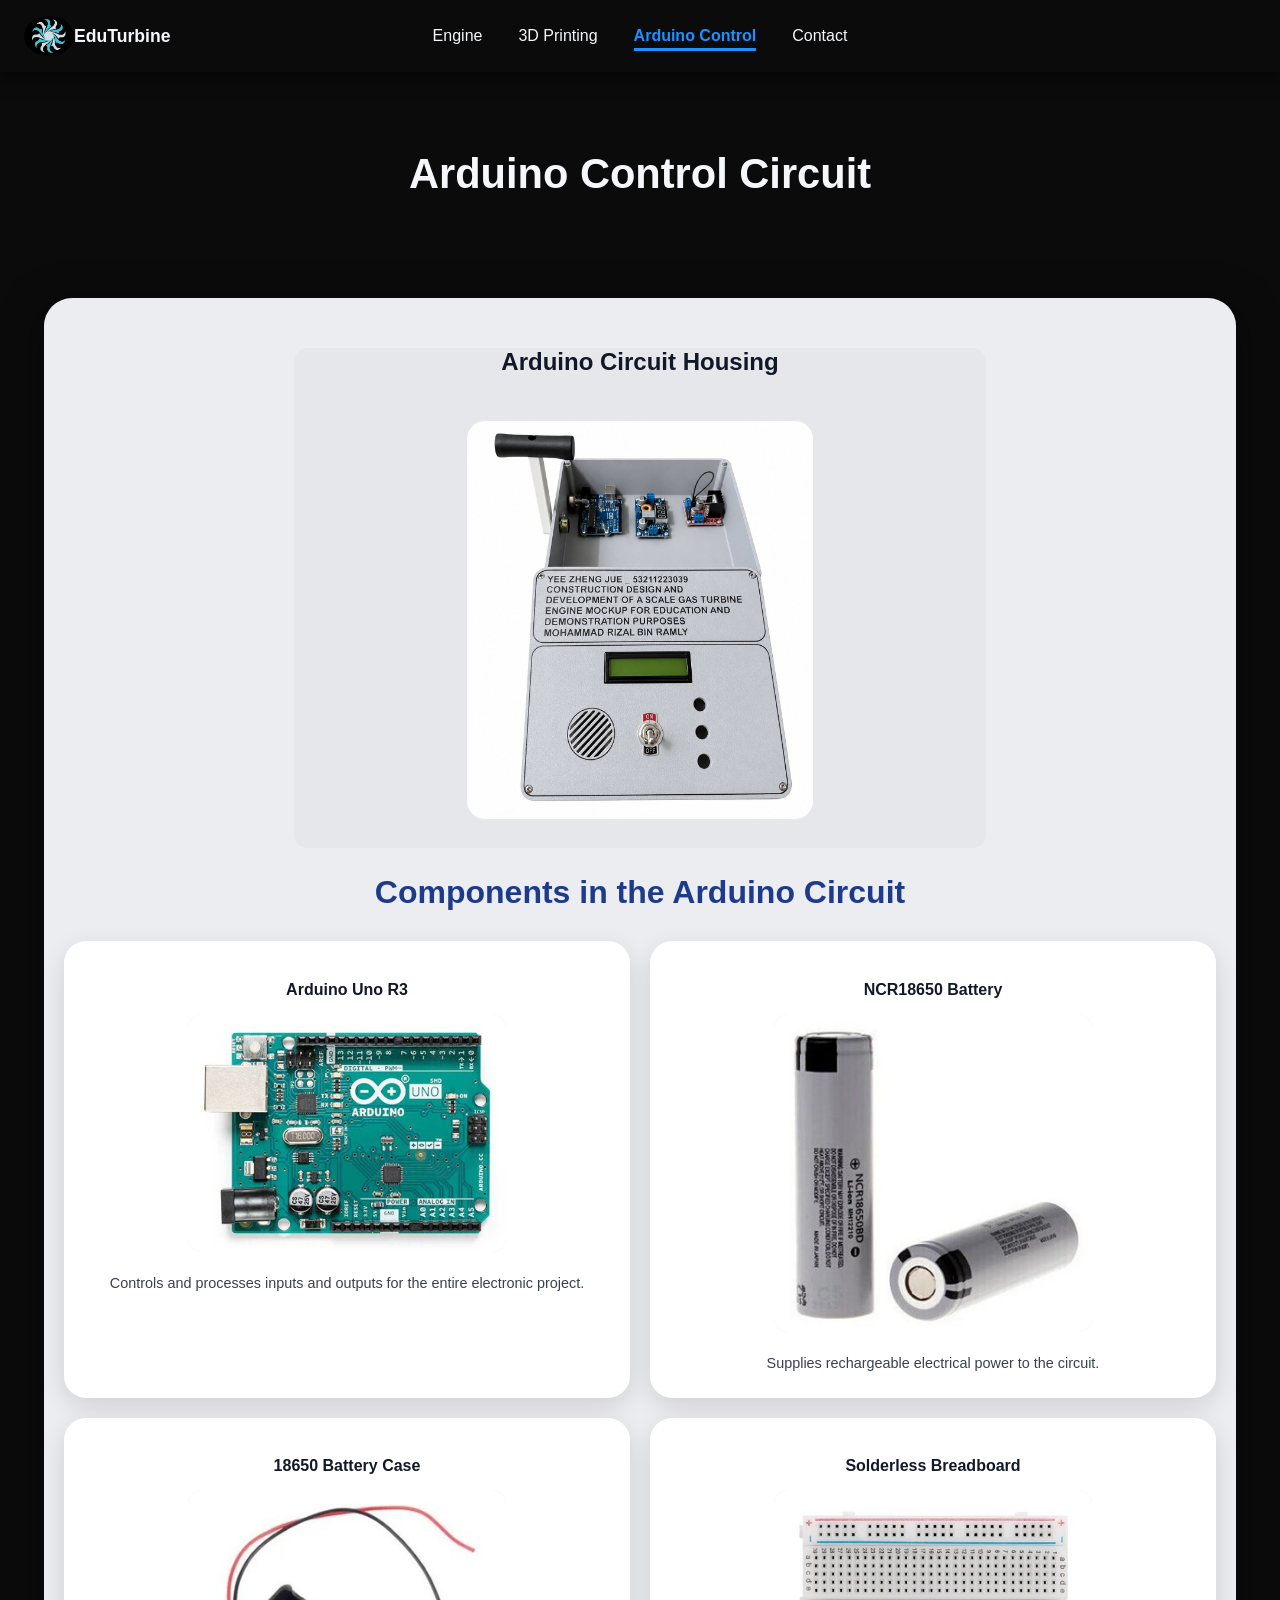
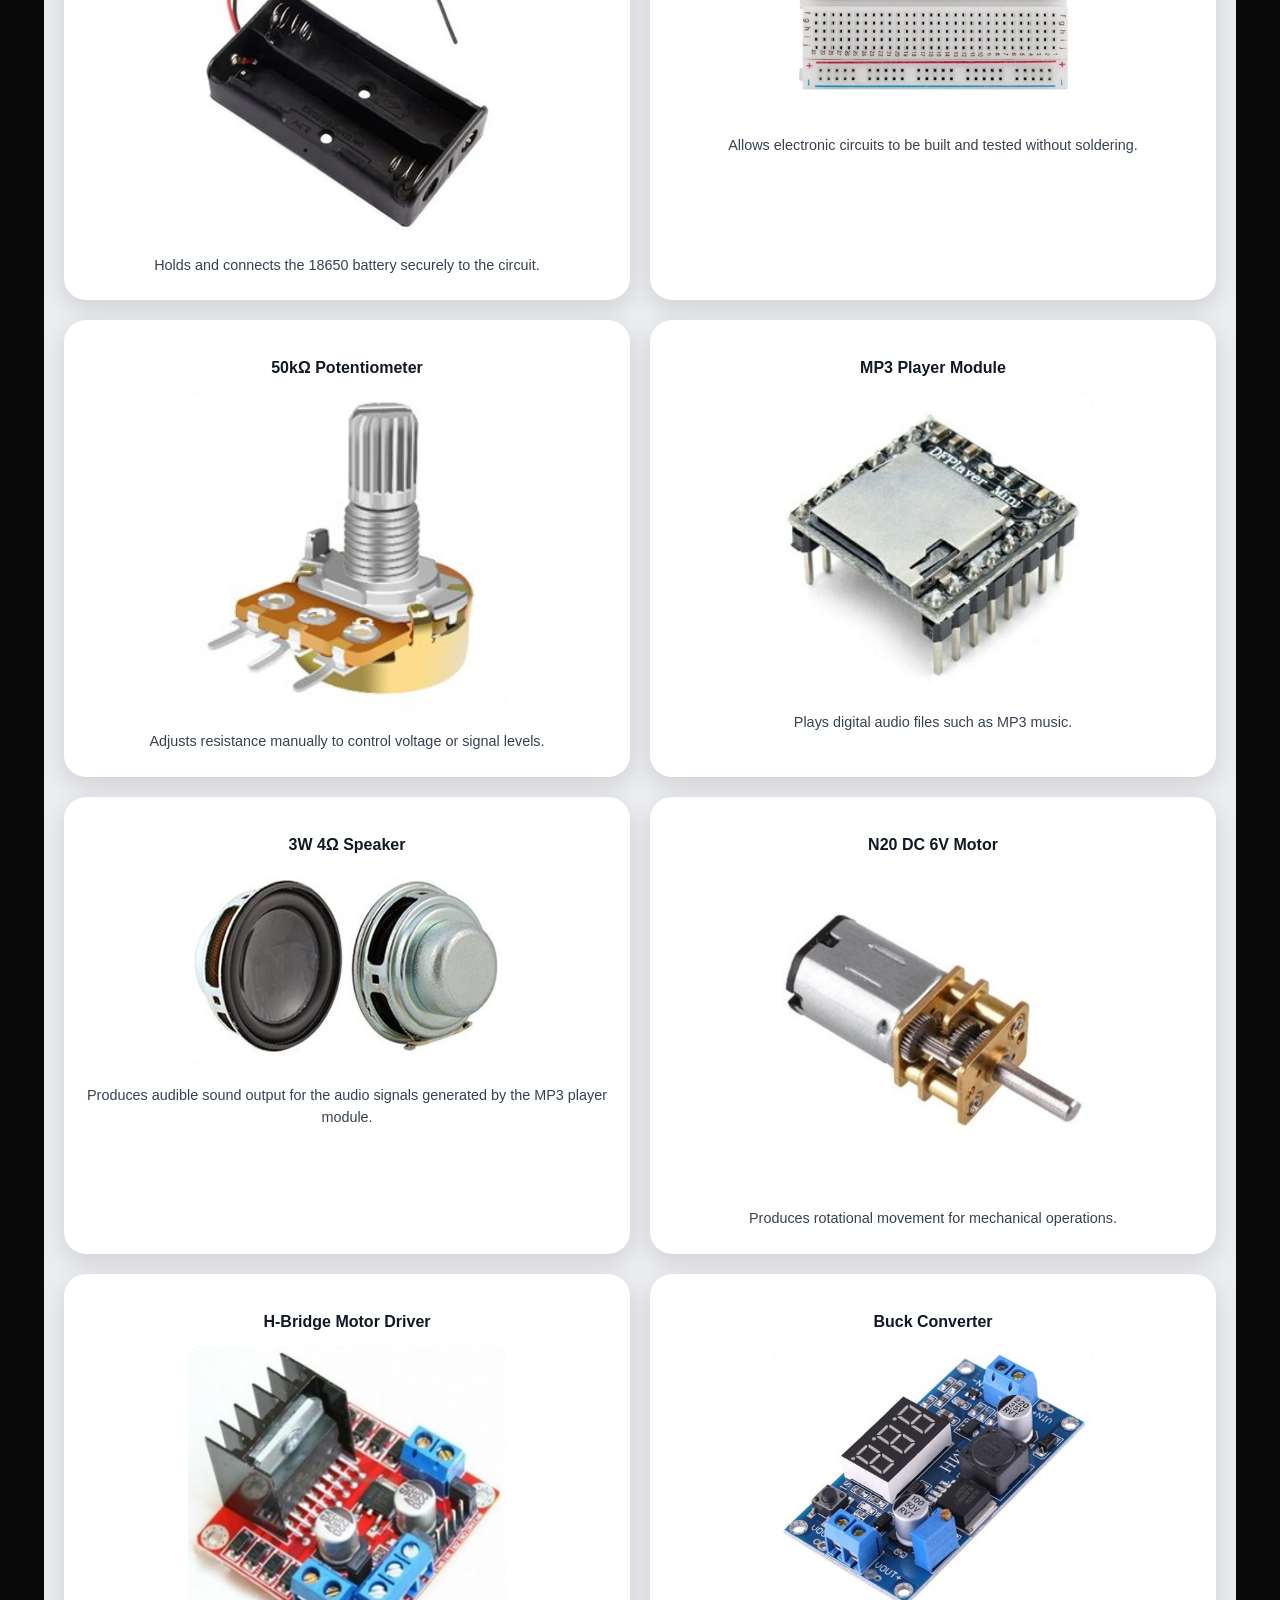
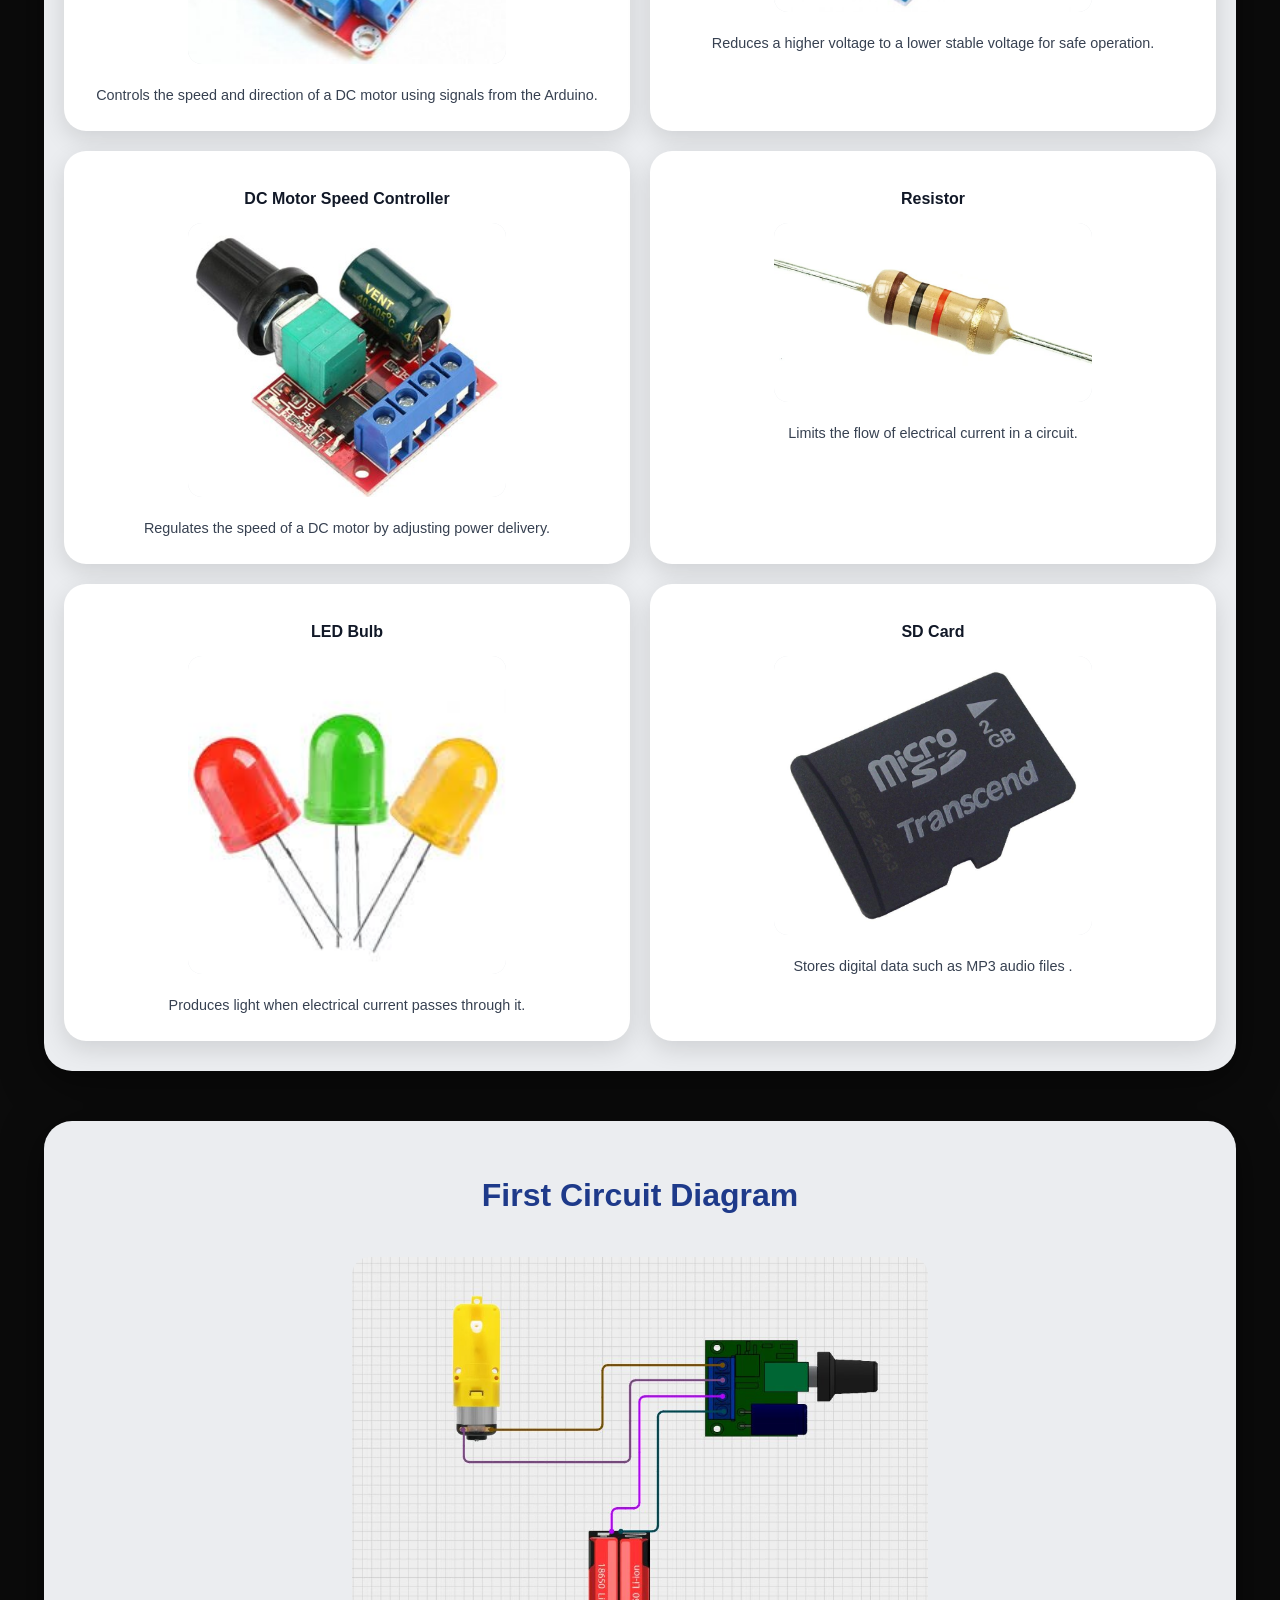
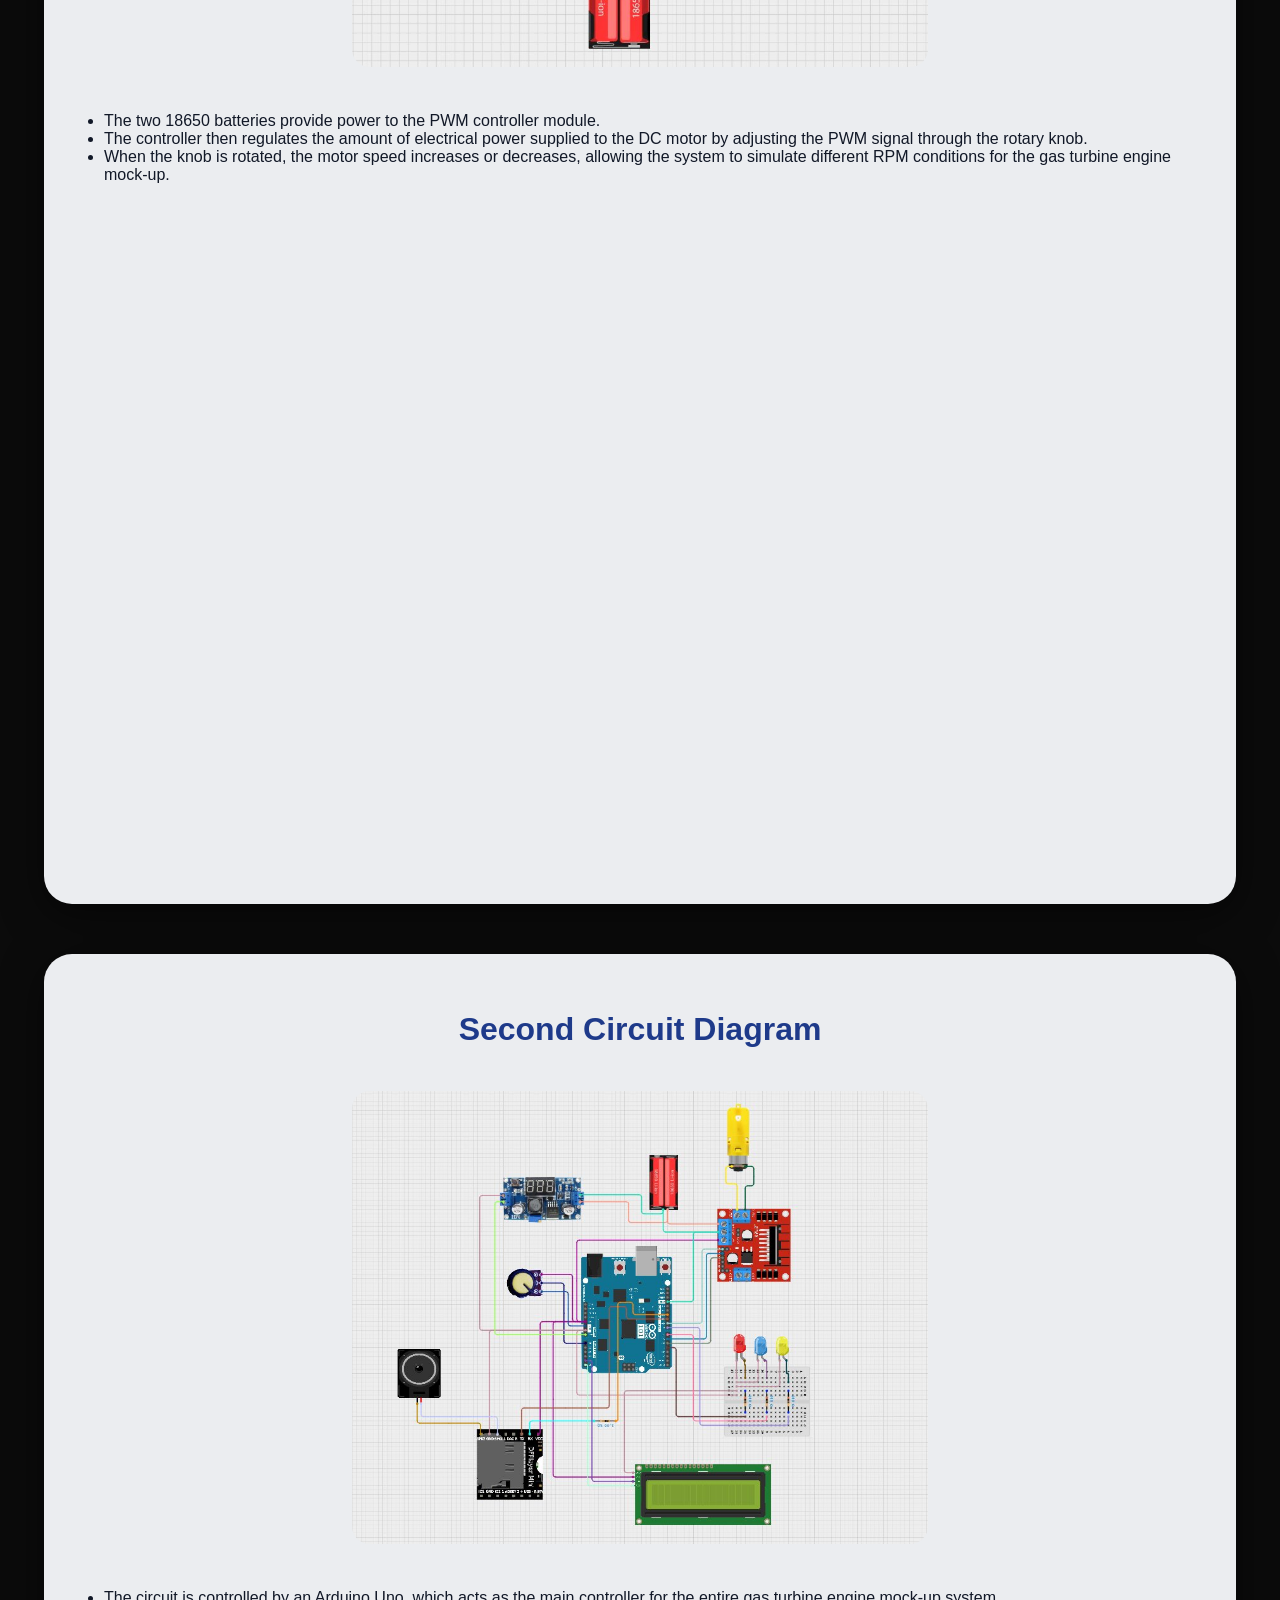
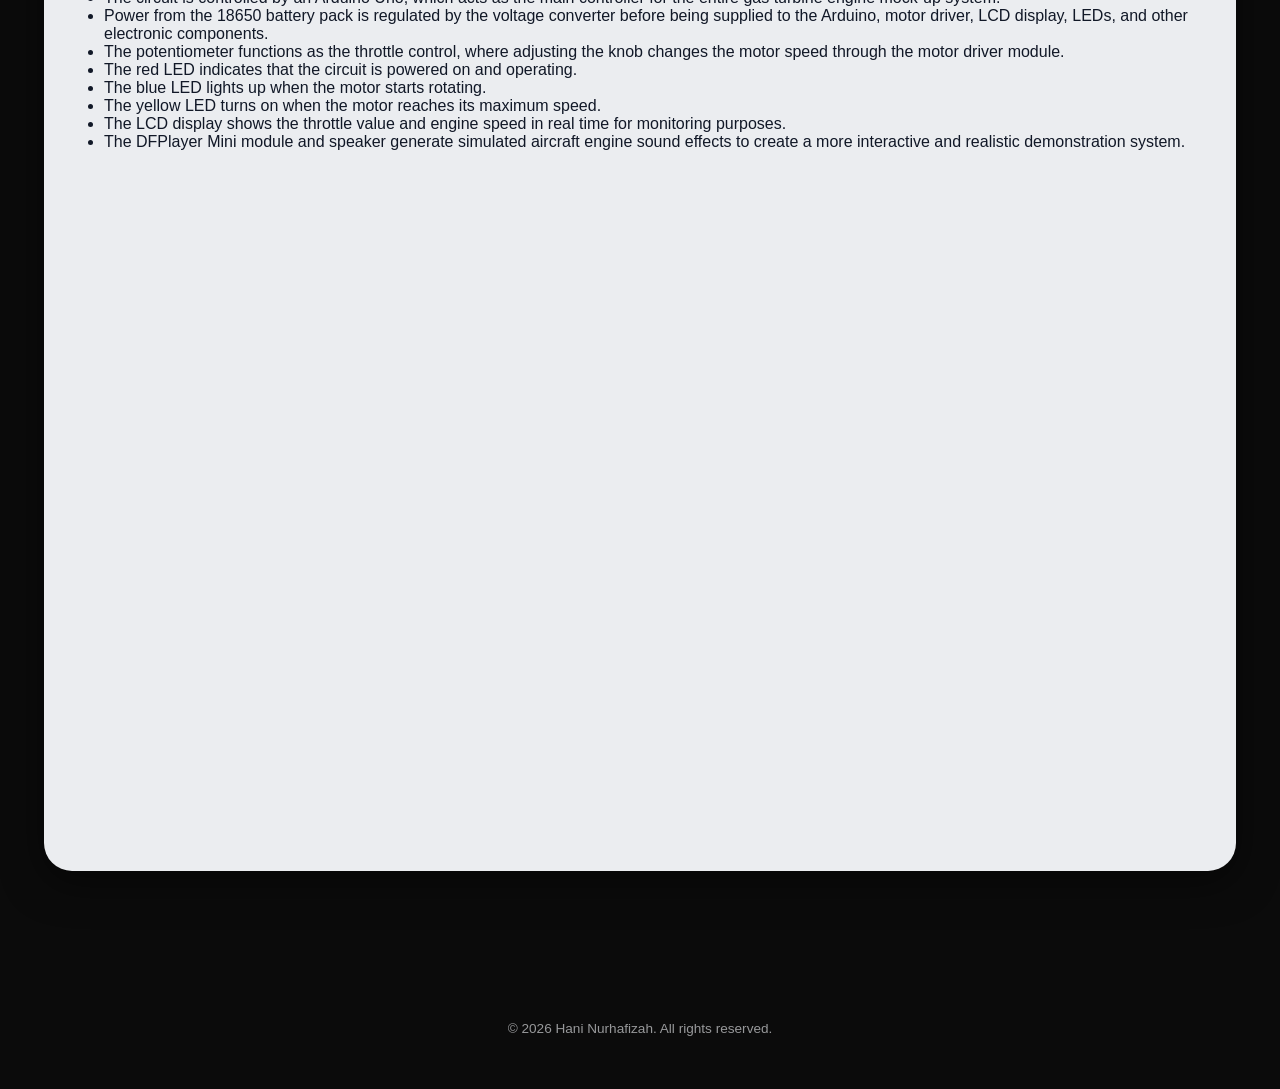
<file: circuit.html>
<!--circuit.html-->

<!DOCTYPE html>
<html lang="en">
<head>
    <meta charset="UTF-8">
    <meta name="viewport" content="width=device-width, initial-scale=1.0">
    <title>Arduino Circuit for Mock-up</title>
    <link rel="stylesheet" href="../CSS/style.css">
</head>

<body>

<!-- NAVBAR -->
<nav class="navbar">
    <div class="logo-container">
        <img src="../Images/logo.jpg" class="logo" alt="Logo">
        <a href="index.html" class="brand-name">EduTurbine</a>
    </div>

    <div class="nav-wrapper">
        <ul class="nav-links">
            <li><a href="index.html" >Engine</a></li>
            <li><a href="3d.html" >3D Printing</a></li>
            <li><a href="circuit.html" class="active"><b>Arduino Control</b></a></li>
            <li><a href="contact.html">Contact</a></li>
        </ul>
    </div>
</nav>

<!-- LANDING -->
<section class="landing">
    <h1>Arduino Control Circuit</h1>
</section>

<!-- Part 1 -->

<section class="section-bridge">

        <div class="attribute-image-type">
            <h1>Arduino Circuit Housing</h1>
                <img src="../Images/arduinocircuithousing.jpg" alt="Arduino Circuit Components" class="full-width-image">
        </div>

<h2>Components in the Arduino Circuit</h2>

    <div class="attribute-box-components">  

        <!-- Arduino-->
        <div class="attribute-item-type"> 
            <h4>Arduino Uno R3</h4>
                <img src="../Images/arduino.jpg" alt="Arduino Uno R3" class="attribute-image-type">
                <p>Controls and processes inputs and outputs for the entire electronic project.</p>
        </div>

        <!-- NCR18650 Battery -->
        <div class="attribute-item-type"> 
            <h4>NCR18650 Battery</h4>
                <img src="../Images/battery.jpg" alt="NCR18650 Battery" class="attribute-image-type">
                <p>Supplies rechargeable electrical power to the circuit.</p>
        </div>

        <!--18650 Battery Case -->
        <div class="attribute-item-type"> 
            <h4>18650 Battery Case</h4>
                <img src="../Images/batterycase.jpg" alt="18650 Battery Case" class="attribute-image-type">
                <p>Holds and connects the 18650 battery securely to the circuit.</p>
        </div>

        <!--Solderless Breadboard -->
        <div class="attribute-item-type"> 
            <h4>Solderless Breadboard</h4>
                <img src="../Images/breadboard.jpg" alt="Solderless Breadboard" class="attribute-image-type">
                <p>Allows electronic circuits to be built and tested without soldering.</p>
        </div>

        <!-- 50kΩ Potentiometer -->
        <div class="attribute-item-type"> 
            <h4>50kΩ Potentiometer</h4>
                <img src="../Images/potentiometer.jpg" alt="50kΩ Potentiometer" class="attribute-image-type">
                <p>Adjusts resistance manually to control voltage or signal levels.</p>
        </div>

        <!-- MP3 Player Module -->
        <div class="attribute-item-type"> 
            <h4>MP3 Player Module</h4>
                <img src="../Images/mp3player.jpg" alt="MP3 Player Module" class="attribute-image-type">
                <p>Plays digital audio files such as MP3 music.</p>
        </div>

        <!--3W 4Ω Speaker-->
        <div class="attribute-item-type"> 
            <h4>3W 4Ω Speaker</h4>
                <img src="../Images/speaker.jpg" alt="3W 4Ω Speaker" class="attribute-image-type">
                <p>Produces audible sound output for the audio signals generated by the MP3 player module.</p>
        </div>

        <!-- N20 DC 6V Motor-->
        <div class="attribute-item-type"> 
            <h4>N20 DC 6V Motor</h4>
                <img src="../Images/motor.jpg" alt="N20 DC 6V Motor" class="attribute-image-type">
                <p>Produces rotational movement for mechanical operations.</p>
        </div>

        <!-- H-Bridge Motor Driver -->
        <div class="attribute-item-type"> 
            <h4>H-Bridge Motor Driver</h4>
                <img src="../Images/motordriver.jpg" alt="H-Bridge Motor Driver" class="attribute-image-type">
                <p>Controls the speed and direction of a DC motor using signals from the Arduino.</p>
        </div>

        <!-- Buck Converter -->
        <div class="attribute-item-type"> 
            <h4>Buck Converter</h4>
                <img src="../Images/buckconverter.jpg" alt="Buck Converter" class="attribute-image-type">
                <p>Reduces a higher voltage to a lower stable voltage for safe operation.</p>
        </div>

        <!--DC Motor Speed Controller-->
        <div class="attribute-item-type"> 
            <h4>DC Motor Speed Controller</h4>
                <img src="../Images/speedcontrollermodule.jpg" alt="DC Motor Speed Controller" class="attribute-image-type">
                <p>Regulates the speed of a DC motor by adjusting power delivery.</p>
        </div>

        <!-- Resistor -->
        <div class="attribute-item-type"> 
            <h4>Resistor</h4>
                <img src="../Images/resistor.jpg" alt="Resistor" class="attribute-image-type">
                <p>Limits the flow of electrical current in a circuit.</p>
        </div>

        <!-- LED Bulb -->
        <div class="attribute-item-type"> 
            <h4>LED Bulb</h4>
                <img src="../Images/ledbulb.jpg" alt="LED Bulb" class="attribute-image-type">
                <p>Produces light when electrical current passes through it.</p>
        </div>

        <!-- SD Card -->
        <div class="attribute-item-type"> 
            <h4>SD Card</h4>
                <img src="../Images/sdcard.jpg" alt="SD Card" class="attribute-image-type">
                <p> Stores digital data such as MP3 audio files .</p>
        </div>

    </div>
</section>

<!-- Part 2 -->
<section class="section-bridge">
    <h2>First Circuit Diagram </h2>
    <img src="../Images/firstcircuit.jpg" alt="First Circuit Diagram" class="full-width-image">
    
    <ul style="text-align: left;">
        <li>
            The two 18650 batteries provide power to the PWM controller module.
        </li>
        <li>
            The controller then regulates the amount of electrical power supplied to the DC motor by adjusting the PWM signal through the rotary knob. 
        </li>    
        <li>
            When the knob is rotated, the motor speed increases or decreases, allowing the system to simulate different RPM conditions for the gas turbine engine mock-up.
        </li>
        </li>
    </ul>

    <section class="video-section">
        <div class="video-portrait">
            <iframe loading="lazy" width="560" height="315" src="https://www.youtube.com/embed/57LVoKCsh_g?feature=share" title="Assemble Progression" frameborder="0" allow="accelerometer; autoplay; clipboard-write; encrypted-media; gyroscope; picture-in-picture; web-share" referrerpolicy="strict-origin-when-cross-origin" allowfullscreen></iframe>
        </div>
    </section>

</section>

<!-- Part 3 -->
<section class="section-bridge">
    <h2>Second Circuit Diagram </h2>
    <img src="../Images/secondcircuit.jpg" alt="Second Circuit Diagram" class="full-width-image">

        <ul style="text-align: left;">
            <li>
                The circuit is controlled by an Arduino Uno, which acts as the main controller for the entire gas turbine engine mock-up system.
            </li>
            <li>
                Power from the 18650 battery pack is regulated by the voltage converter before being supplied to the Arduino, motor driver, LCD display, LEDs, and other electronic components.
            </li>
            <li>
                The potentiometer functions as the throttle control, where adjusting the knob changes the motor speed through the motor driver module.
            </li>
            <li>
                The red LED indicates that the circuit is powered on and operating.
            </li>
            <li>
                The blue LED lights up when the motor starts rotating.
            </li>
            <li>
                The yellow LED turns on when the motor reaches its maximum speed.
            </li>
            <li>
                The LCD display shows the throttle value and engine speed in real time for monitoring purposes.
            </li>
            <li>
                The DFPlayer Mini module and speaker generate simulated aircraft engine sound effects to create a more interactive and realistic demonstration system.
            </li>
        </ul>
        
        <section class="video-section">
            <div class="video-portrait">
                <iframe loading="lazy" width="560" height="315" src="https://www.youtube.com/embed/C69m6jv5JxU" title="Second Circuit" frameborder="0" allow="accelerometer; autoplay; clipboard-write; encrypted-media; gyroscope; picture-in-picture; web-share" referrerpolicy="strict-origin-when-cross-origin" allowfullscreen></iframe>
            </div>
        </section>

    </section>
</section>

<!--Footer-->
<div id="footer-placeholder"></div>

<script>
    fetch("footer.html")
        .then(response => response.text())
        .then(data => {
            document.getElementById("footer-placeholder").innerHTML = data;
        })
        .catch(error => console.error("Footer load error:", error));
</script>

</body>
</html>
</file>
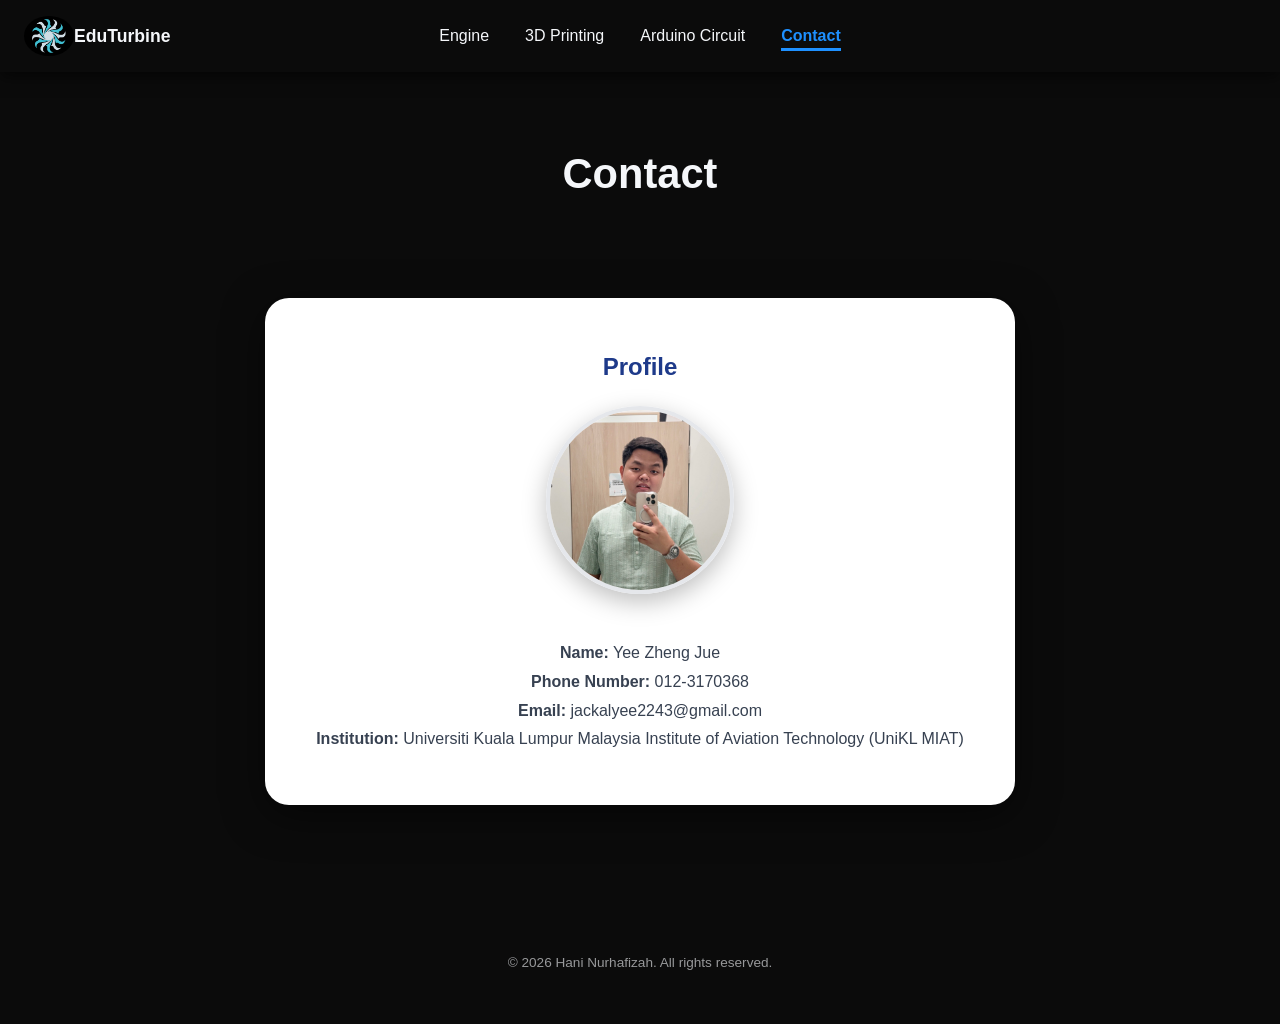
<file: contact.html>
<!--contact.html-->

<!DOCTYPE html>
<html lang="en">
<head>
    <meta charset="UTF-8">
    <meta name="viewport" content="width=device-width, initial-scale=1.0">
    <title>Contact</title>
    <link rel="stylesheet" href="../CSS/style.css">
</head>
<body>

<!-- NAVBAR -->
<nav class="navbar">
    <div class="logo-container">
        <img src="../Images/logo.jpg" class="logo" alt="Logo">
        <a href="index.html" class="brand-name">EduTurbine</a>
    </div>

    <div class="nav-wrapper">
        <ul class="nav-links">
            <li><a href="index.html" >Engine</a></li>
            <li><a href="3d.html" >3D Printing</a></li>
            <li><a href="circuit.html">Arduino Circuit</a></li>
            <li><a href="contact.html" class="active"><b>Contact</b></a></li>
        </ul>
    </div>
</nav>

<section class="landing">
    <h1>Contact</h1>
</section>

<section class="contact">
    <h2>Profile</h2>
    <img src="../Images/profile.jpg" alt="Profile Picture" class="profile-pic"> 
    <p><b>Name:</b> Yee Zheng Jue <br>
        <b>Phone Number:</b> 012-3170368 <br>
        <b>Email:</b> jackalyee2243@gmail.com <br>
        <b>Institution:</b> Universiti Kuala Lumpur Malaysia Institute of Aviation Technology (UniKL MIAT)
    </p>
</section>


<!--Footer-->
<div id="footer-placeholder"></div>

<script>
    fetch("footer.html")
        .then(response => response.text())
        .then(data => {
            document.getElementById("footer-placeholder").innerHTML = data;
        })
        .catch(error => console.error("Footer load error:", error));
</script>

</body>
</html>
</file>
<file: CSS/style.css>
/* =========================
   GLOBAL STYLES
========================= */
body {
    margin: 0;
    padding-top: 100px;
    font-family: 'Segoe UI', Tahoma, Geneva, Verdana, sans-serif;
    background-color: #0B0B0B;
    background-size: cover;
    background-repeat: no-repeat;
    background-position: center;
    background-attachment: fixed;
    color: #F5F7FA;
}

/* Background overlay for readability */
body::before {
    content: "";
    position: fixed;
    inset: 0;
    background: rgba(11, 11, 11, 0.75);
    z-index: -1;
}

/* =========================
   NAVIGATION BAR
========================= */

.navbar {
    position: fixed;
    top: 0;
    left: 0;
    width: 100%;
    height: 72px;
    z-index: 1000;
    display: flex;
    align-items: center;
    justify-content: center;
    background-color: #0B0B0B;
    padding: 0 24px;
    box-sizing: border-box;
    box-shadow: 0 4px 15px rgba(0,0,0,0.6);
}

/* =========================
   LOGO + BRAND
========================= */

.logo-container {
    position: absolute;
    left: 24px;
    display: flex;
    align-items: center;
}

.logo {
    width: 50px;
    height: auto;
    object-fit: cover;
    border-radius: 50%;
}

.brand-name {
    color: #F5F7FA;
    text-decoration: none;
    font-size: 1.1rem;
    font-weight: 700;
    white-space: nowrap;
    transition: 0.3s ease;
}

.brand-name:hover {
    color: #1E90FF;
}

/* =========================
   CENTER NAVIGATION
========================= */

.nav-wrapper {
    display: flex;
    justify-content: center;
    align-items: center;
}

.nav-links {
    list-style: none;

    display: flex;
    align-items: center;
    justify-content: center;

    gap: 36px;

    margin: 0;
    padding: 0;

    white-space: nowrap;
}

.nav-links a {
    color: #F5F7FA;

    text-decoration: none;

    font-size: 1rem;

    padding-bottom: 4px;

    transition: 0.3s ease;
}

.nav-links a:hover,
.nav-links a.active {
    color: #1E90FF;
    border-bottom: 3px solid #1E90FF;
}

/* =========================
   TABLET
========================= */

@media (max-width: 768px) {

    body {
        padding-top: 80px;
    }

    .navbar {
        height: 64px;
        padding: 0 12px;
    }

    .logo-container {
        left: 12px;
    }

    .logo {
        width: 25px;
        height: auto;
    }

    .brand-name {
        font-size: 0.7rem;
    }

    .nav-links {
        gap: 14px;
    }

    .nav-links a {
        font-size: 0.72rem;
    }
}

/* =========================
   MOBILE
========================= */

@media (max-width: 480px) {

    body {
        padding-top: 72px;
    }

    .navbar {
        height: 58px;
        padding: 0 8px;
    }

    .logo-container {
        left: 8px;
    }

    .logo {
        width: 20px;
        height: auto;
    }

    .brand-name {
        font-size: 0.65rem;
    }

    .nav-links {
        gap: 8px;
    }

    .nav-links a {
        font-size: 0.56rem;
    }
}

/* =========================
   LANDING SECTION
========================= */
.landing {
    text-align: center;
    padding: 50px 10px;
}

.landing h1 {
    font-size: 2.6rem;
    max-width: 900px;
    margin: auto;
}

.landing p {
    margin-top: 18px;
    font-size: 1.15rem;
    color: rgba(245,247,250,0.85);
    max-width: 850px;
    margin-left: auto;
    margin-right: auto;
}

.cta-btn {
    margin: 40px auto 0;
    display: inline-block;
    padding: 15px 36px;
    background: #1E90FF;
    color: #F5F7FA;
    text-decoration: none;
    border-radius: 10px;
    font-weight: 600;
    box-shadow: 0 6px 20px rgba(30,144,255,0.4);
    transition: transform 0.3s ease;
}

.cta-btn:hover {
    transform: translateY(-2px);
}

/* =========================
   MAPPING BOX
========================= */
.section-bridge {
    max-width: 1200px;
    width: 90%;
    margin: 50px auto;
    padding: 30px 20px;
    background: rgba(245, 247, 250, 0.96);
    border-radius: 28px;
    box-shadow: 0 10px 40px rgba(0,0,0,0.5);
    text-align: center;
    color: #111827;
}

.section-bridge h2 {
    font-size: 2.0rem;
    color: #1E3A8A;
    margin-bottom: 18px;
}

.intro-text {
    max-width: 800px;
    margin: 0 auto 40px;
    font-size: 1.05rem;
    line-height: 1.7;
    color: #374151;
}

/*=========================
   ATTRIBUTE BOX
========================= */

.attribute-box {
    display: flex;
    flex-direction: column;
    gap: 20px;
    margin-top: 30px;
}

.attribute-item {
    background: #ffffff;
    padding: 25px;
    border-radius: 22px;
    box-shadow: 0 8px 25px rgba(0,0,0,0.12);
    transition: transform 0.3s ease;
    text-align: center;
}

.attribute-item:hover {
    transform: translateY(-4px);
}

.attribute-item h4 {
    color: #111827;
    margin: 10px 0 10px;
    font-size: 1.0rem;
}

.attribute-item h3{
    margin: 10px 0 15px;
    font-size: 1.4rem;
}

.attribute-item p {
    font-size: 0.9rem;
    margin: auto;
    color: #4B5563;
}

/* Applications image layout */
.attribute-image {
    width: 120px;
    height: 120px;
    object-fit: cover;
    border-radius: 12px;
    margin-top: 18px;
    background: #E5E7EB;
    padding: 10px;
}

.bridge-question {
    margin-top: 45px;
    font-size: 1.15rem;
    font-weight: 600;
    color: #111827;
}

/* =========================
   IMAGE
========================= */
.brain-section {
    text-align: center;
    margin: 50px auto 10px;
}

.brain {
    max-width: 50%;
    height: auto;
    filter: drop-shadow(0 10px 40px rgba(0,0,0,0.6));
}

/* =========================
   VIDEO SECTION
========================= */

.video-section {
    display: flex;
    justify-content: center;
    align-items: center;

    margin: 40px auto;
}

/* Local Video */
.video-landscape video,
.video-portrait video {
    width: 100%;
    height: 100%;

    object-fit: cover;

    border-radius: 24px;
}

/* =========================
   BRAYTON CYCLE
========================= */

.brayton-images {
    display: grid;
    grid-template-columns: repeat(2, 1fr);
    gap: 20px;

    width: 100%;
    margin: 30px auto;
}

.brayton-image {
    width: 100%;
    height: 100%;

    object-fit: contain;

    border-radius: 18px;
    box-shadow: 0 8px 25px rgba(0,0,0,0.15);

    background: white;
}


/* =========================
   COMPONENTS GRID
========================= */

.full-width-image {
    width: 50%;
    border-radius: 18px;
    margin: 25px 0;
}

.attribute-box-components {
    display: grid;
    grid-template-columns: repeat(2, 1fr);
    gap: 20px;
    margin-top: 20px;
}

.attribute-item-components {
    background: #ffffff;
    padding: 22px;
    border-radius: 20px;
    box-shadow: 0 8px 25px rgba(0,0,0,0.12);
    text-align: center;
    transition: transform 0.3s ease;
}

.attribute-item-components:hover {
    transform: translateY(-5px);
}

.attribute-item-components h4 {
    color: #111827;
    margin-bottom: 10px;
    font-size: 1.05rem;
}

.attribute-item-components p {
    color: #4B5563;
    font-size: 0.95rem;
    line-height: 1.5;
}

/* =========================
   COMPARISON TABLE
========================= */

.comparison-table-wrapper {
    overflow-x: auto;
    margin-top: 25px;
}

.comparison-table {
    width: 100%;
    border-collapse: collapse;
    background: white;
    border-radius: 18px;
    overflow: hidden;
}

.comparison-table th,
.comparison-table td {
    padding: 18px;
    text-align: left;
    border-bottom: 1px solid #D1D5DB;

    color: #374151;
    line-height: 1.6;
}

.comparison-table th {
    background: #EFF6FF;
    color: #1E3A8A;
    font-weight: 700;
}

.comparison-table tr:hover {
    background: #F9FAFB;
}


/* =========================
   ENGINE TYPES SECTION
========================= */

.attribute-box-components {
    display: grid;
    grid-template-columns: repeat(2, 1fr);
    gap: 20px;
    margin-top: 30px;
}

.attribute-item-type {
    background: #ffffff;
    border-radius: 22px;
    padding: 18px;
    box-shadow: 0 8px 25px rgba(0,0,0,0.12);
    transition: transform 0.3s ease;
    text-align: left;
    display: flex;
    flex-direction: column;
    justify-content: flex-start;
    text-align: center;
}

.attribute-item-type:hover {
    transform: translateY(-5px);
}

.attribute-item-type h4 {
    text-align: center;
    color: #111827;
    margin-bottom: 15px;
    font-size: 1rem;
}

.attribute-item-type p {
    font-size: 0.9rem;
    color: #374151;
    line-height: 1.5;
    margin: 6px 0;
    text-align: center;
}

.attribute-image-type {
    width: 60%;
    display: block;
    margin: 0 auto 15px;
    object-fit: contain;
    border-radius: 14px;
    background: #E5E7EB;
}

/* =========================
   POPUP MODAL
========================= */

.popup-btn {
    margin-top: auto;
    padding: 10px 18px;
    border: 1px solid #2563EB;
    border-radius: 10px;
    background: white;
    color: #2563EB;
    cursor: pointer;
    font-size: 0.9rem;
    transition: 0.3s ease;
}

.popup-btn:hover {
    background: #1E40AF;
    color: white;
}

/* Overlay */
.popup-overlay {
    position: fixed;
    inset: 0;
    background: rgba(0,0,0,0.7);

    display: none;
    justify-content: center;
    align-items: center;

    z-index: 2000;
}

/* Popup box */
.popup-content {
    background: white;
    width: 80%;
    max-width: 500px;
    padding: 30px;
    border-radius: 24px;
    position: relative;
    color: #111827;
    text-align: center;
    animation: popupFade 0.3s ease;
}

.popup-image {
    width: 80%;
    border-radius: 10px;
}

/* Close button */
.close-btn {
    position: absolute;
    top: 15px;
    right: 20px;
    font-size: 2rem;
    cursor: pointer;
}



/* =========================
   VIDEO SECTION
========================= */

.video-section {
    display: flex;
    justify-content: center;
    margin: 60px auto;
}

/* LANDSCAPE VIDEO */
.video-landscape {
    position: relative;
    width: 90%;
    max-width: 900px;
    padding-bottom: 56.25%; /* 16:9 */
    height: 0;
    overflow: hidden;
    border-radius: 24px;
}

.video-landscape iframe {
    position: absolute;
    inset: 0;
    width: 100%;
    height: 100%;
    border: none;
}

/* PORTRAIT VIDEO */
.video-portrait {
    position: relative;
    width: 320px;
    height: 570px;
    overflow: hidden;
    border-radius: 28px;
}

.video-portrait iframe {
    width: 100%;
    height: 100%;
    border: none;
}

/* =========================
   CONTACT SECTION
========================= */

.contact {
    width: 90%;
    max-width: 700px;

    margin: 50px auto 100px;
    padding: 35px 25px;

    background: white;
    border-radius: 24px;

    box-shadow: 0 10px 40px rgba(0,0,0,0.5);

    text-align: center;
    color: #111827;
}

.contact h2 {
    color: #1E3A8A;
    margin-bottom: 25px;
}

/* Profile image */
.profile-pic {
    width: 180px;
    max-width: 100%;

    aspect-ratio: 1 / 1;

    object-fit: cover;

    border-radius: 50%;

    border: 4px solid #E5E7EB;

    box-shadow: 0 8px 25px rgba(0,0,0,0.25);

    margin-bottom: 25px;
}

/* Contact text */
.contact p {
    font-size: 1rem;
    line-height: 1.8;

    color: #374151;
}

/* =========================
   IMPORTANCE SECTION
========================= */

.importance-box {
    text-align: left;
    margin-top: 20px;
}

.importance-box h3 {
    color: #111827;
    margin-top: 30px;
    margin-bottom: 15px;

    font-size: 1.4rem;
    font-weight: 700;
}

.importance-box ul {
    padding-left: 25px;
    margin-bottom: 20px;
}

.importance-box li {
    color: #374151;
    line-height: 1.8;
    margin-bottom: 12px;
    font-size: 1rem;
}

/* =========================
   FOOTER
========================= */
.site-footer {
    background-color: #0B0B0B;
    color: #F5F7FA;
    padding: 40px 20px;
    margin-top: 100px;
}

.footer-content {
    max-width: 1100px;
    margin: auto;
    text-align: center;
}

.footer-links {
    margin: 20px 0;
}

.footer-links a {
    margin: 0 15px;
    text-decoration: none;
    color: #F5F7FA;
    font-size: 0.95rem;
}

.footer-copy {
    margin-top: 10px;
    font-size: 0.85rem;
    color: rgba(245, 247, 250, 0.6);
}


/* =========================
   📱 RESPONSIVE DESIGN 📱
========================= */

/* Tablets */
@media (max-width: 992px) {

    body {
        padding-top: 90px;
    }

    .landing h1 {
        font-size: 2.2rem;
    }

    .section-bridge {
        width: 92%;
        padding: 25px 18px;
    }

    .attribute-box-components {
        grid-template-columns: 1fr;
    }

    .full-width-image {
        width: 80%;
    }

    .popup-content {
        width: 90%;
        padding: 24px;
    }
}


/* Mobile Phones */
@media (max-width: 768px) {

    body {
        padding-top: 120px;
    }

    /* LANDING */
    .landing {
        padding: 25px 15px;
    }

    .landing h1 {
        font-size: 1.8rem;
        line-height: 1.3;
    }

    .landing p {
        font-size: 0.95rem;
        line-height: 1.6;
    }

    /* SECTIONS */
    .section-bridge {
        width: 94%;
        padding: 20px 15px;
        border-radius: 20px;
    }

    .section-bridge h2 {
        font-size: 1.5rem;
    }

    /* ATTRIBUTE ITEMS */
    .attribute-item,
    .attribute-item-type,
    .attribute-item-components {
        padding: 18px;
    }

    .attribute-item p,
    .attribute-item-type p,
    .attribute-item-components p {
        font-size: 0.92rem;
        line-height: 1.6;
    }

    /* COMPONENT GRIDS */
    .attribute-box-components {
        grid-template-columns: 1fr;
        gap: 15px;
    }

    /* IMAGES */
    .attribute-image-type {
        width: 85%;
    }

    .full-width-image {
        width: 100%;
    }

    .brain {
        max-width: 90%;
    }

    /* BRAYTON IMAGES */
    .brayton-images {
        grid-template-columns: 1fr;
    }

    .brayton-image {
        width: 100%;
    }

    /* TABLE */
    .comparison-table th,
    .comparison-table td {
        padding: 12px;
        font-size: 0.85rem;
    }

    /* VIDEOS */
    .video-landscape {
        width: 100%;
        border-radius: 16px;
    }

    .video-portrait {
        width: 100%;
        height: 70vh;
        max-height: 650px;
        border-radius: 20px;
    }

    /* POPUP */
    .popup-content {
        width: 92%;
        max-height: 85vh;
        overflow-y: auto;
        padding: 20px;
        border-radius: 18px;
    }

    .popup-image {
        width: 100%;
    }

    .close-btn {
        font-size: 1.8rem;
        top: 10px;
        right: 15px;
    }

    /* CONTACT */
    .contact {
        width: 94%;
        padding: 25px 18px;
    }

    .profile-pic {
        width: 120px;
    }

    .contact p {
        font-size: 0.92rem;
        line-height: 1.7;
        word-break: break-word;
    }

    /* IMPORTANCE SECTION */
    .importance-box {
        text-align: left;
    }

    .importance-box li {
        font-size: 0.92rem;
        line-height: 1.7;
    }

    /* FOOTER */
    .site-footer {
        padding: 30px 15px;
    }

    .footer-links a {
        display: inline-block;
        margin: 8px;
        font-size: 0.9rem;
    }

    .footer-copy {
        font-size: 0.8rem;
        line-height: 1.5;
    }
}


/* Extra Small Phones */
@media (max-width: 480px) {

        body {
            padding-top: 75px;
        }

    .landing h1 {
        font-size: 1.5rem;
    }

    .section-bridge h2 {
        font-size: 1.3rem;
    }

    .attribute-item h3 {
        font-size: 1.2rem;
    }

    .attribute-item h4,
    .attribute-item-type h4 {
        font-size: 0.95rem;
    }

    .popup-content {
        padding: 18px 15px;
    }

    .video-portrait {
        height: 60vh;
    }
}

/* Animation */
@keyframes popupFade {
    from {
        opacity: 0;
        transform: scale(0.9);
    }

    to {
        opacity: 1;
        transform: scale(1);
    }
}
</file>
